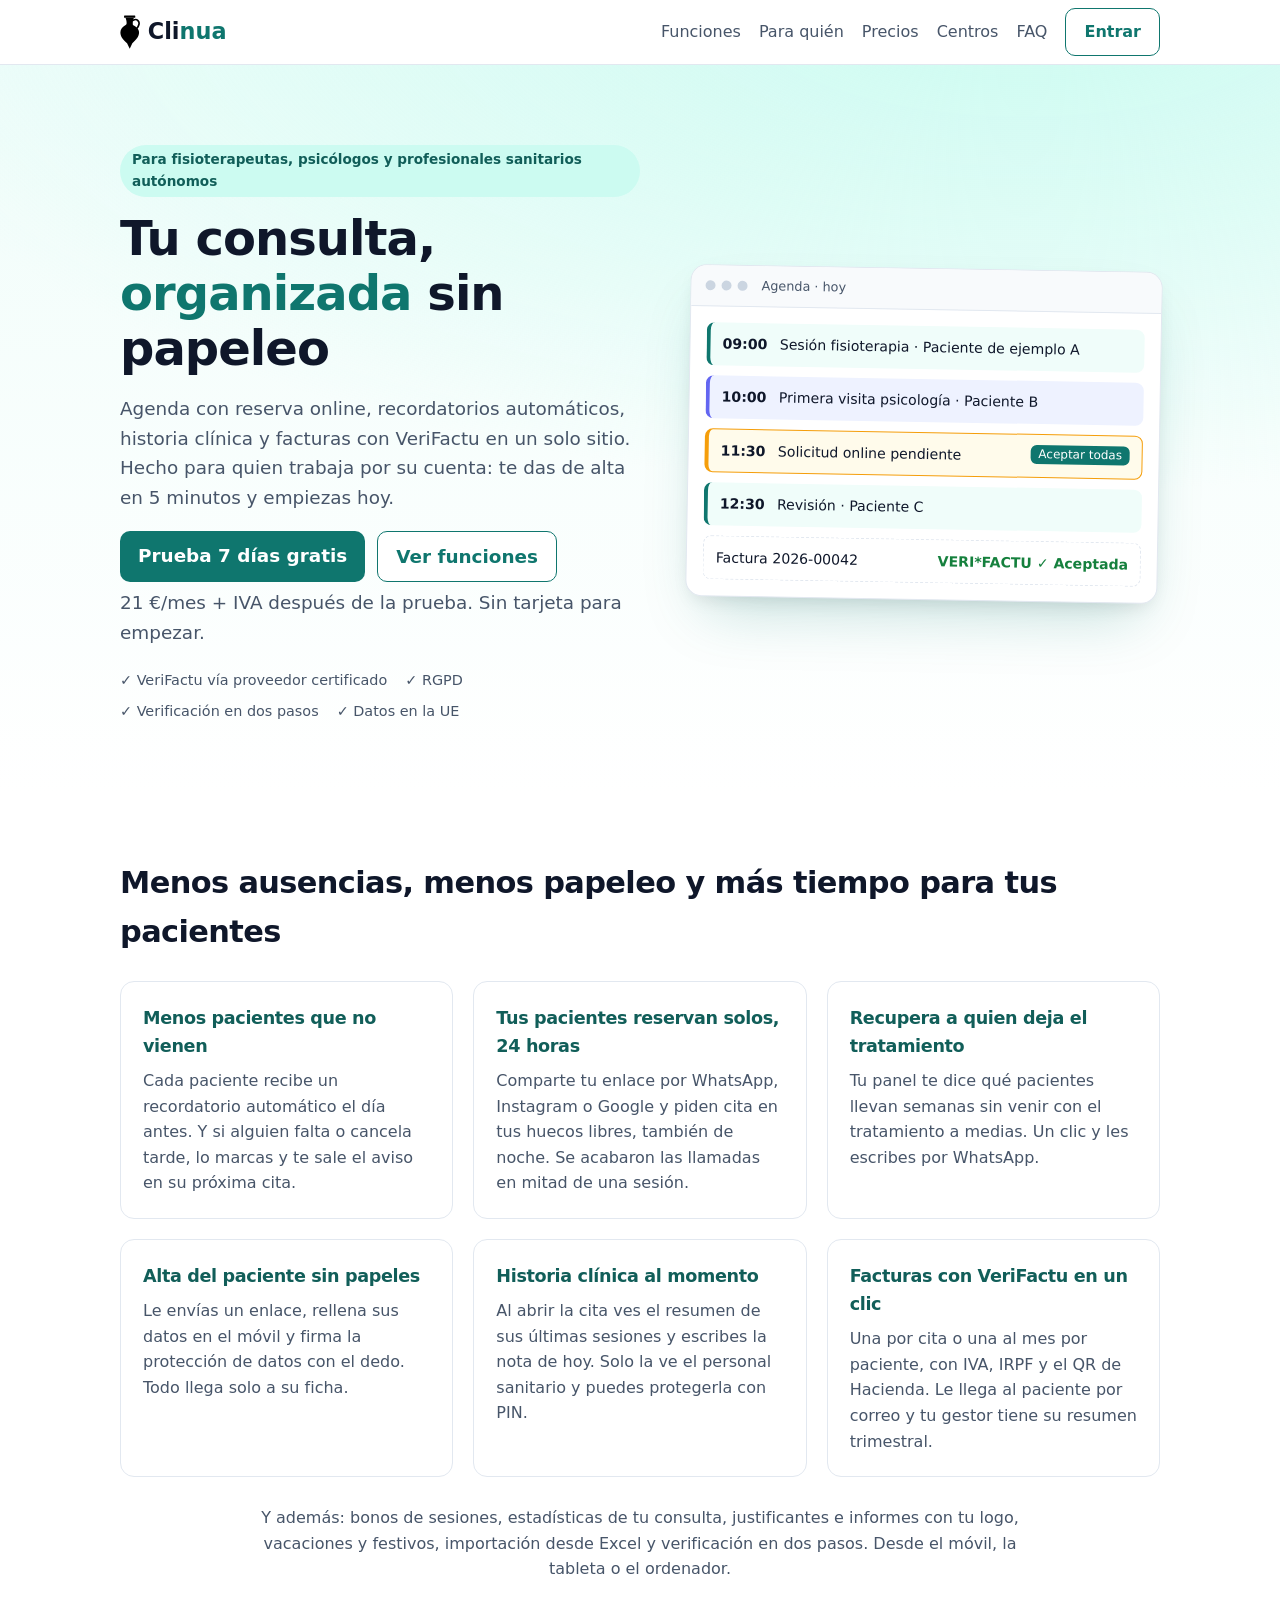
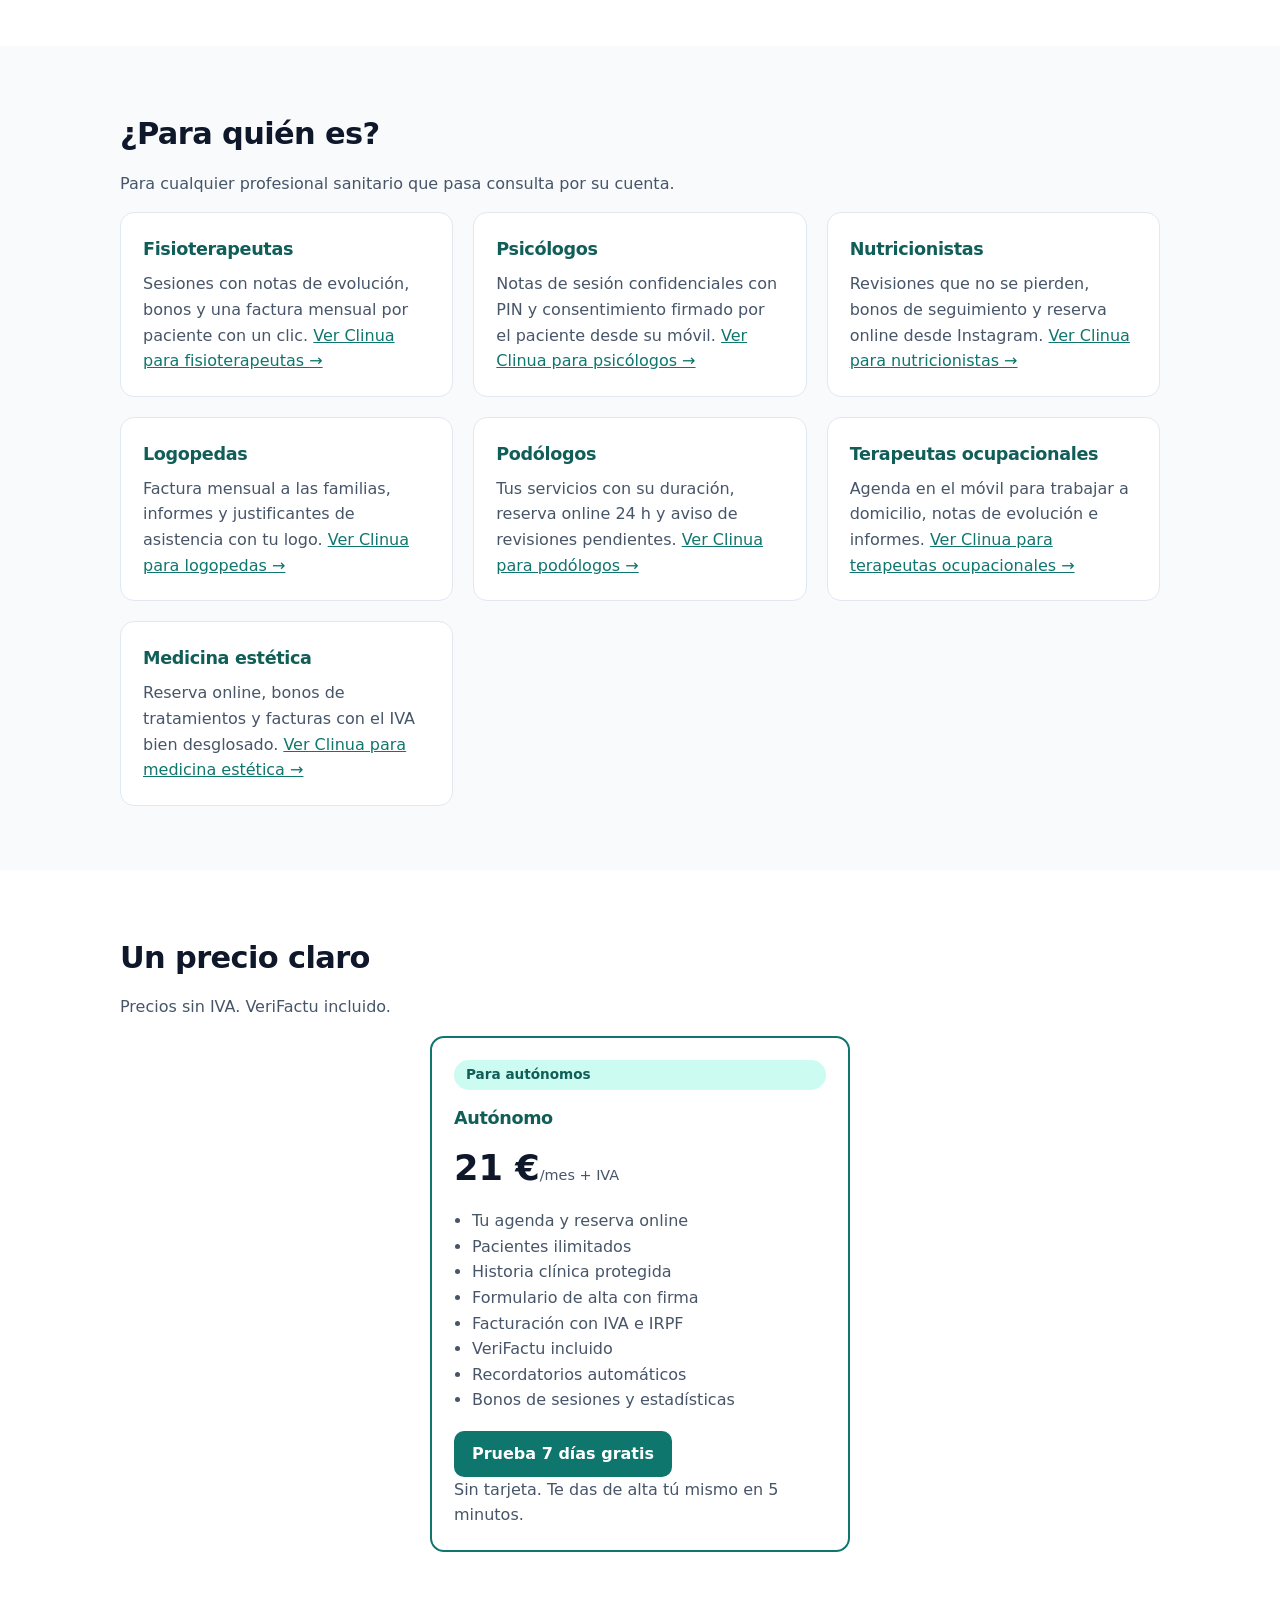
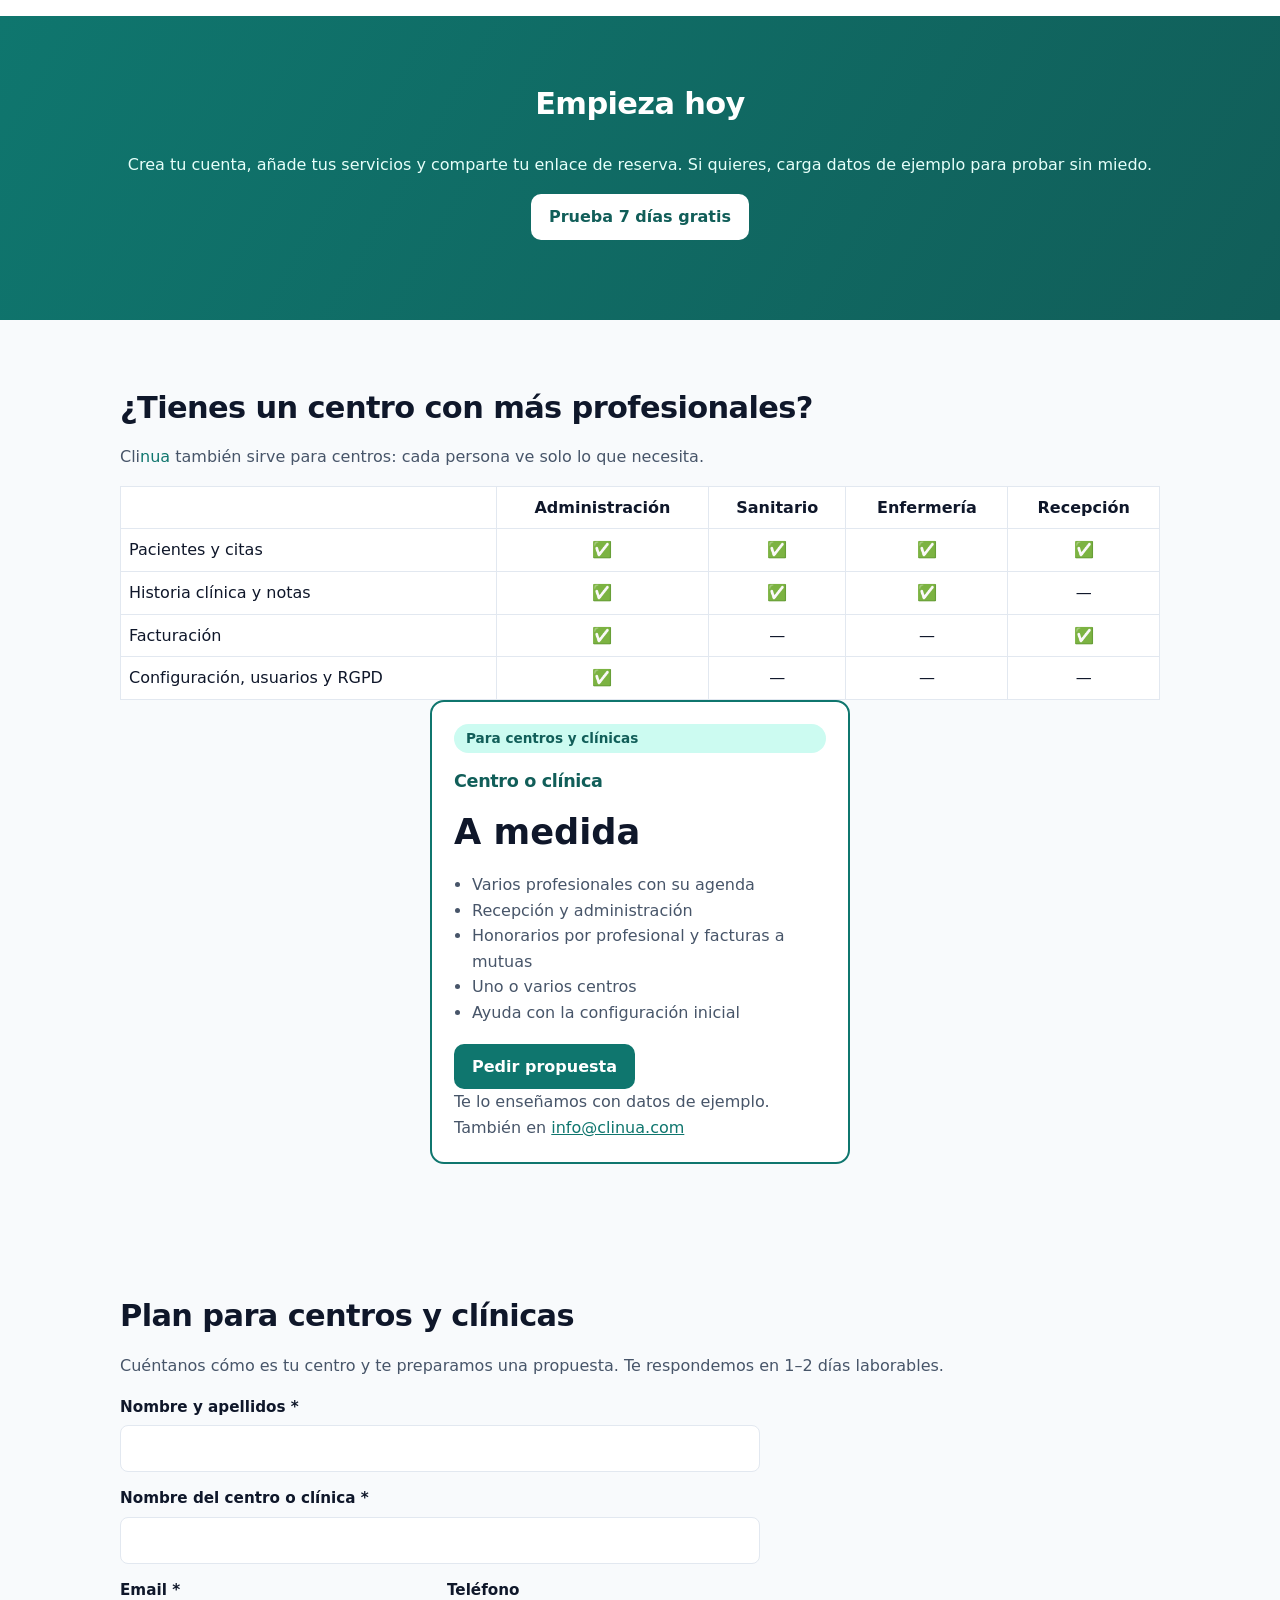
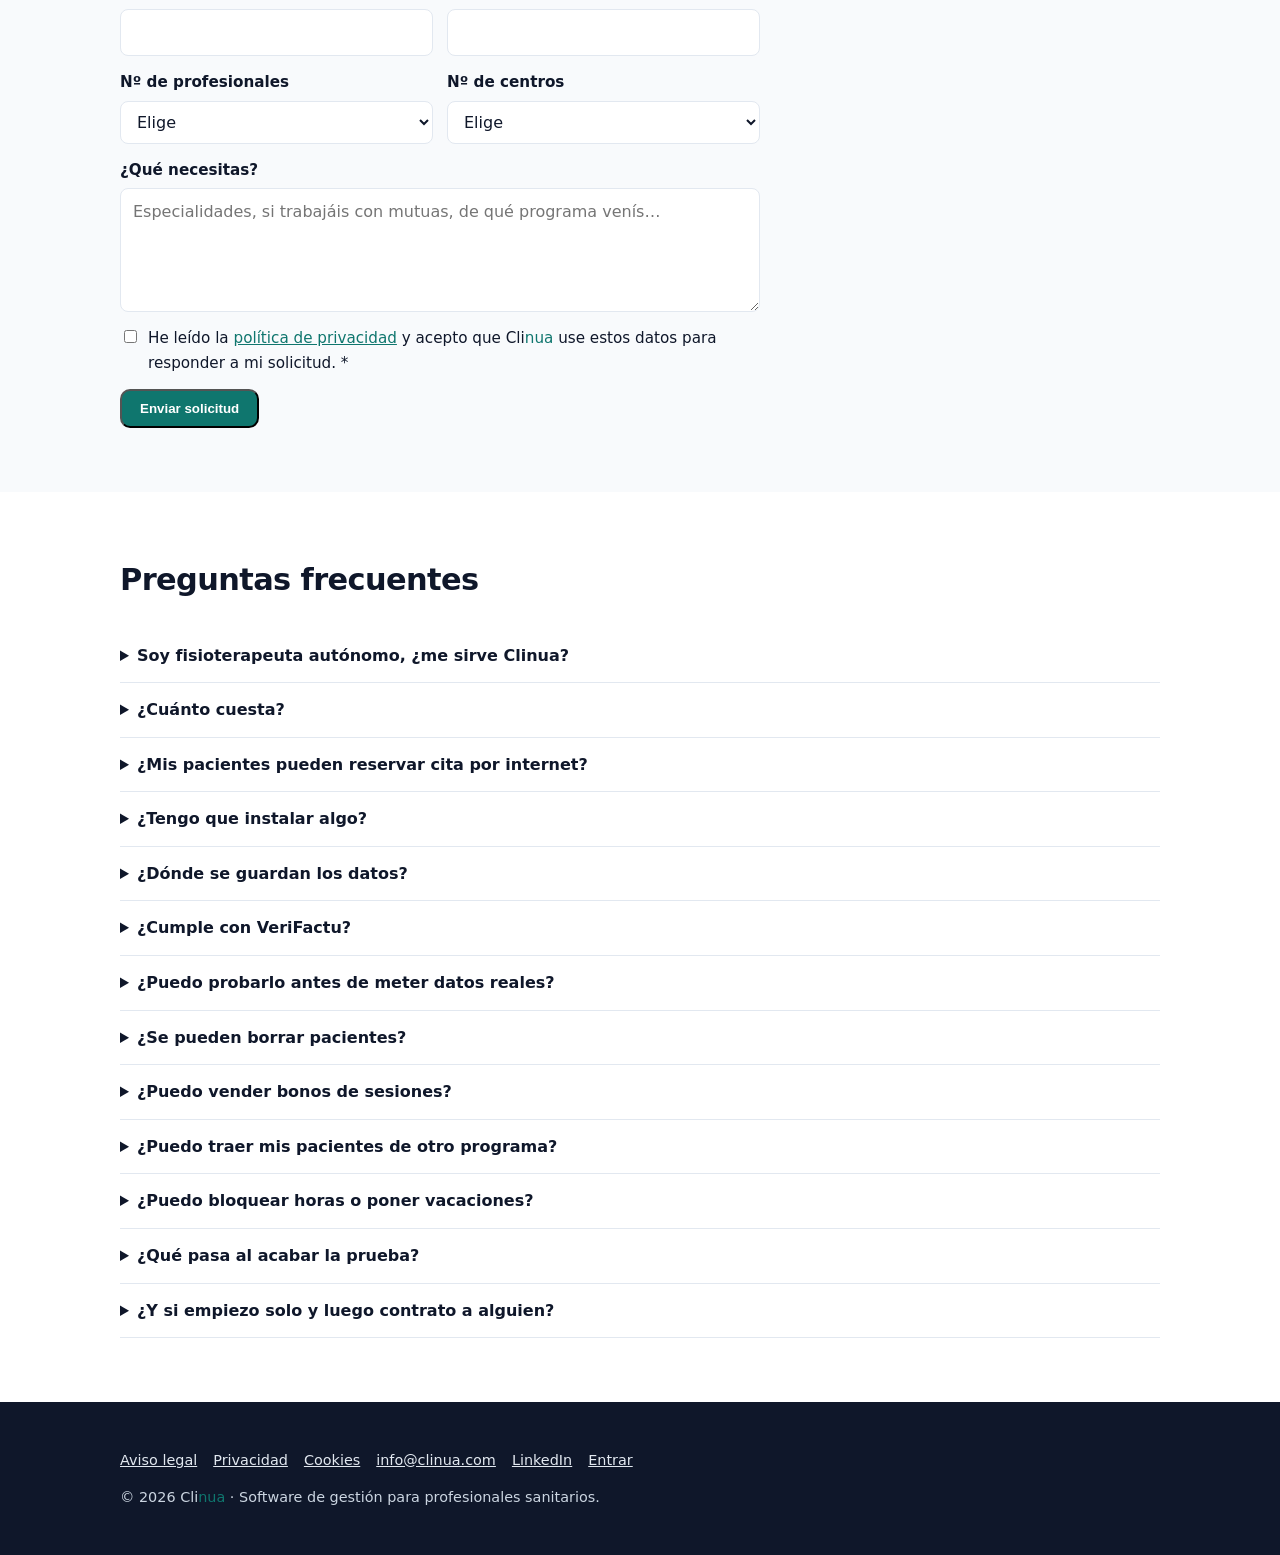
<file: index.html>
<!doctype html><html lang="es"><head><meta charset="utf-8"><meta name="viewport" content="width=device-width,initial-scale=1"><title>Software para sanitarios autónomos con VeriFactu | Clinua</title><meta name="description" content="Agenda con reserva online, recordatorios, historia clínica y facturas VeriFactu para fisios, psicólogos y sanitarios autónomos. 21 €/mes. Prueba gratis."><link rel="canonical" href="https://www.clinua.com/"><link rel="icon" href="favicon.svg" type="image/svg+xml"><link rel="alternate icon" href="favicon.ico"><link rel="stylesheet" href="styles.css?v=11">
<meta property="og:type" content="website"><meta property="og:locale" content="es_ES"><meta property="og:title" content="Clinua · Tu consulta, sin papeleo"><meta property="og:description" content="Agenda, historia clínica, facturación con VeriFactu y RGPD en un solo programa."><meta property="og:url" content="https://www.clinua.com/"><meta property="og:image" content="https://www.clinua.com/og.png"><meta property="og:site_name" content="Clinua"><meta property="og:image:width" content="1200"><meta property="og:image:height" content="630"><meta property="og:image:alt" content="Clinua · Tu consulta, organizada sin papeleo"><meta name="twitter:card" content="summary_large_image"><meta name="theme-color" content="#0f766e">
<script type="application/ld+json">{"@context":"https://schema.org","@graph":[{"@type":"Organization","@id":"https://www.clinua.com/#org","name":"Clinua","url":"https://www.clinua.com/","logo":"https://www.clinua.com/og.png","email":"info@clinua.com","areaServed":"ES","sameAs":["https://www.linkedin.com/company/clinua/"]},{"@type":"WebSite","@id":"https://www.clinua.com/#web","name":"Clinua","url":"https://www.clinua.com/","inLanguage":"es","publisher":{"@id":"https://www.clinua.com/#org"}},{"@type":"SoftwareApplication","name":"Clinua","url":"https://www.clinua.com/","applicationCategory":"BusinessApplication","applicationSubCategory":"Software de gestión de consultas sanitarias","operatingSystem":"Web","inLanguage":"es","description":"Agenda, reserva online, historia clínica y facturas con VeriFactu para fisioterapeutas, psicólogos y profesionales sanitarios autónomos.","publisher":{"@id":"https://www.clinua.com/#org"},"offers":{"@type":"Offer","price":"21","priceCurrency":"EUR","description":"Plan Autónomo, al mes + IVA. Prueba gratis 7 días."}}]}</script>
<script type="application/ld+json">{"@context":"https://schema.org","@type":"FAQPage","mainEntity":[{"@type":"Question","name":"Soy fisioterapeuta autónomo, ¿me sirve Clinua?","acceptedAnswer":{"@type":"Answer","text":"Sí. Está pensado para quien pasa consulta por su cuenta: agenda con reserva online 24 horas, recordatorios automáticos, historia clínica con notas de cada sesión, bonos de sesiones y facturas con VeriFactu, por 21 €/mes + IVA y sin permanencia. Lo pruebas 7 días gratis sin tarjeta."}},{"@type":"Question","name":"¿Cuánto cuesta?","acceptedAnswer":{"@type":"Answer","text":"El plan Autónomo cuesta 21 €/mes + IVA, con todo incluido: pacientes ilimitados, reserva online, historia clínica, facturación y VeriFactu. Para centros con varios profesionales preparamos un plan a medida."}},{"@type":"Question","name":"¿Mis pacientes pueden reservar cita por internet?","acceptedAnswer":{"@type":"Answer","text":"Sí. Tienes una página de reserva propia que puedes compartir por WhatsApp, Instagram o tu web. El paciente elige servicio, profesional y hueco libre, y recibe su correo de confirmación. Tú decides si se confirma sola o la revisas."}},{"@type":"Question","name":"¿Tengo que instalar algo?","acceptedAnswer":{"@type":"Answer","text":"No. Clinua funciona en el navegador, en ordenador, tableta o móvil."}},{"@type":"Question","name":"¿Dónde se guardan los datos?","acceptedAnswer":{"@type":"Answer","text":"En servidores de la Unión Europea, con copias de seguridad cifradas diarias."}},{"@type":"Question","name":"¿Cumple con VeriFactu?","acceptedAnswer":{"@type":"Answer","text":"Sí. Las facturas se registran y envían a la AEAT mediante un proveedor certificado, con el QR en la factura impresa."}},{"@type":"Question","name":"¿Puedo probarlo antes de meter datos reales?","acceptedAnswer":{"@type":"Answer","text":"Sí. Puedes cargar datos de ejemplo y borrarlos cuando termines."}},{"@type":"Question","name":"¿Se pueden borrar pacientes?","acceptedAnswer":{"@type":"Answer","text":"Se archivan, porque la historia clínica debe conservarse. Las solicitudes de supresión se registran en «Datos y derechos»."}},{"@type":"Question","name":"¿Puedo vender bonos de sesiones?","acceptedAnswer":{"@type":"Answer","text":"Sí. Creas tus bonos (por ejemplo, 5 sesiones), los vendes con su factura y cada cita completada descuenta una sesión. Tú y tu paciente veis siempre cuántas le quedan."}},{"@type":"Question","name":"¿Puedo traer mis pacientes de otro programa?","acceptedAnswer":{"@type":"Answer","text":"Sí: expórtalos a Excel o CSV e impórtalos en Pacientes → Importar. Clinua revisa los DNI y los duplicados."}},{"@type":"Question","name":"¿Puedo bloquear horas o poner vacaciones?","acceptedAnswer":{"@type":"Answer","text":"Sí. Bloqueas un tramo (por ejemplo, de 10 a 12), varios días de vacaciones o un festivo de todo el centro. Se ve en tu calendario y no se ofrece a los pacientes en la reserva online."}},{"@type":"Question","name":"¿Qué pasa al acabar la prueba?","acceptedAnswer":{"@type":"Answer","text":"Tus datos siguen guardados. Para seguir, activas el plan Autónomo (21 €/mes + IVA)."}},{"@type":"Question","name":"¿Y si empiezo solo y luego contrato a alguien?","acceptedAnswer":{"@type":"Answer","text":"Escríbenos y te preparamos el plan para centros a medida. Pasamos tu cuenta con todos tus datos para que puedas añadir a tu equipo."}}]}</script>
</head><body>
<header><div class="w"><a class="logo" href="index.html"><img src="logo.svg" alt="" width="22" height="38"><span class="lt">Cli<span>nua</span></span></a><nav><a href="index.html#funciones">Funciones</a><a href="index.html#para-quien">Para quién</a><a href="index.html#precios">Precios</a><a href="index.html#centros">Centros</a><a href="index.html#faq">FAQ</a><a class="btn o" href="https://app.clinua.com/login">Entrar</a></nav></div></header>
<main>
<section class="hero"><div class="w hg"><div><span class="pill">Para fisioterapeutas, psicólogos y profesionales sanitarios autónomos</span><h1>Tu consulta, <em>organizada</em> sin papeleo</h1><p>Agenda con reserva online, recordatorios automáticos, historia clínica y facturas con VeriFactu en un solo sitio. Hecho para quien trabaja por su cuenta: te das de alta en 5 minutos y empiezas hoy.</p><p class="ctas"><a class="btn" href="https://app.clinua.com/registro">Prueba 7 días gratis</a><a class="btn o" href="#funciones">Ver funciones</a></p><p class="sub">21 €/mes + IVA después de la prueba. Sin tarjeta para empezar.</p><ul class="badges"><li>✓ VeriFactu vía proveedor certificado</li><li>✓ RGPD</li><li>✓ Verificación en dos pasos</li><li>✓ Datos en la UE</li></ul></div>
<div class="mock" aria-hidden="true"><div class="mbar"><i></i><i></i><i></i><span>Agenda · hoy</span></div><div class="mbody">
<div class="ev a"><b>09:00</b> Sesión fisioterapia · Paciente de ejemplo A</div>
<div class="ev b"><b>10:00</b> Primera visita psicología · Paciente B</div>
<div class="ev c"><b>11:30</b> Solicitud online pendiente <span class="tag">Aceptar todas</span></div>
<div class="ev a"><b>12:30</b> Revisión · Paciente C</div>
<div class="inv"><span>Factura 2026-00042</span><span class="ok">VERI*FACTU ✓ Aceptada</span></div></div></div></div></section>

<section id="funciones"><div class="w"><h2>Menos ausencias, menos papeleo y más tiempo para tus pacientes</h2><div class="g">
<div class="c"><h3>Menos pacientes que no vienen</h3><p>Cada paciente recibe un recordatorio automático el día antes. Y si alguien falta o cancela tarde, lo marcas y te sale el aviso en su próxima cita.</p></div>
<div class="c"><h3>Tus pacientes reservan solos, 24 horas</h3><p>Comparte tu enlace por WhatsApp, Instagram o Google y piden cita en tus huecos libres, también de noche. Se acabaron las llamadas en mitad de una sesión.</p></div>
<div class="c"><h3>Recupera a quien deja el tratamiento</h3><p>Tu panel te dice qué pacientes llevan semanas sin venir con el tratamiento a medias. Un clic y les escribes por WhatsApp.</p></div>
<div class="c"><h3>Alta del paciente sin papeles</h3><p>Le envías un enlace, rellena sus datos en el móvil y firma la protección de datos con el dedo. Todo llega solo a su ficha.</p></div>
<div class="c"><h3>Historia clínica al momento</h3><p>Al abrir la cita ves el resumen de sus últimas sesiones y escribes la nota de hoy. Solo la ve el personal sanitario y puedes protegerla con PIN.</p></div>
<div class="c"><h3>Facturas con VeriFactu en un clic</h3><p>Una por cita o una al mes por paciente, con IVA, IRPF y el QR de Hacienda. Le llega al paciente por correo y tu gestor tiene su resumen trimestral.</p></div>
</div><p class="more">Y además: bonos de sesiones, estadísticas de tu consulta, justificantes e informes con tu logo, vacaciones y festivos, importación desde Excel y verificación en dos pasos. Desde el móvil, la tableta o el ordenador.</p></div></section>

<section id="para-quien" class="alt"><div class="w"><h2>¿Para quién es?</h2><p class="sub">Para cualquier profesional sanitario que pasa consulta por su cuenta.</p><div class="g">
<div class="c"><h3>Fisioterapeutas</h3><p>Sesiones con notas de evolución, bonos y una factura mensual por paciente con un clic. <a href="software-fisioterapeutas">Ver Clinua para fisioterapeutas →</a></p></div>
<div class="c"><h3>Psicólogos</h3><p>Notas de sesión confidenciales con PIN y consentimiento firmado por el paciente desde su móvil. <a href="software-psicologos">Ver Clinua para psicólogos →</a></p></div>
<div class="c"><h3>Nutricionistas</h3><p>Revisiones que no se pierden, bonos de seguimiento y reserva online desde Instagram. <a href="software-nutricionistas">Ver Clinua para nutricionistas →</a></p></div>
<div class="c"><h3>Logopedas</h3><p>Factura mensual a las familias, informes y justificantes de asistencia con tu logo. <a href="software-logopedas">Ver Clinua para logopedas →</a></p></div>
<div class="c"><h3>Podólogos</h3><p>Tus servicios con su duración, reserva online 24 h y aviso de revisiones pendientes. <a href="software-podologos">Ver Clinua para podólogos →</a></p></div>
<div class="c"><h3>Terapeutas ocupacionales</h3><p>Agenda en el móvil para trabajar a domicilio, notas de evolución e informes. <a href="software-terapeutas-ocupacionales">Ver Clinua para terapeutas ocupacionales →</a></p></div>
<div class="c"><h3>Medicina estética</h3><p>Reserva online, bonos de tratamientos y facturas con el IVA bien desglosado. <a href="software-medicina-estetica">Ver Clinua para medicina estética →</a></p></div>
</div></div></section>

<section id="precios"><div class="w"><h2>Un precio claro</h2><p class="sub">Precios sin IVA. VeriFactu incluido.</p><div class="g pr solo">
<div class="c hl"><span class="pill">Para autónomos</span><h3>Autónomo</h3><p class="price">21 €<small>/mes + IVA</small></p><ul><li>Tu agenda y reserva online</li><li>Pacientes ilimitados</li><li>Historia clínica protegida</li><li>Formulario de alta con firma</li><li>Facturación con IVA e IRPF</li><li>VeriFactu incluido</li><li>Recordatorios automáticos</li><li>Bonos de sesiones y estadísticas</li></ul><p><a class="btn" href="https://app.clinua.com/registro">Prueba 7 días gratis</a></p><p class="sub">Sin tarjeta. Te das de alta tú mismo en 5 minutos.</p></div>
</div></div></section>

<section class="band cta"><div class="w"><h2>Empieza hoy</h2><p>Crea tu cuenta, añade tus servicios y comparte tu enlace de reserva. Si quieres, carga datos de ejemplo para probar sin miedo.</p><p><a class="btn w2" href="https://app.clinua.com/registro">Prueba 7 días gratis</a></p></div></section>

<section id="centros" class="alt"><div class="w"><h2>¿Tienes un centro con más profesionales?</h2><p class="sub"><span class="bn">Cli<span>nua</span></span> también sirve para centros: cada persona ve solo lo que necesita.</p>
<table><tr><th></th><th>Administración</th><th>Sanitario</th><th>Enfermería</th><th>Recepción</th></tr>
<tr><td>Pacientes y citas</td><td>✅</td><td>✅</td><td>✅</td><td>✅</td></tr>
<tr><td>Historia clínica y notas</td><td>✅</td><td>✅</td><td>✅</td><td>—</td></tr>
<tr><td>Facturación</td><td>✅</td><td>—</td><td>—</td><td>✅</td></tr>
<tr><td>Configuración, usuarios y RGPD</td><td>✅</td><td>—</td><td>—</td><td>—</td></tr></table>
<div class="g pr solo">
<div class="c hl"><span class="pill">Para centros y clínicas</span><h3>Centro o clínica</h3><p class="price">A medida</p><ul><li>Varios profesionales con su agenda</li><li>Recepción y administración</li><li>Honorarios por profesional y facturas a mutuas</li><li>Uno o varios centros</li><li>Ayuda con la configuración inicial</li></ul><p><a class="btn" href="#clinica">Pedir propuesta</a></p><p class="sub">Te lo enseñamos con datos de ejemplo. También en <a href="mailto:info@clinua.com?subject=Plan%20para%20centro">info@clinua.com</a></p></div>
</div>
</div></section>

<section id="clinica" class="alt"><div class="w"><h2>Plan para centros y clínicas</h2><p class="sub">Cuéntanos cómo es tu centro y te preparamos una propuesta. Te respondemos en 1–2 días laborables.</p>
<form id="f-clinica" class="form" novalidate>
<div class="fr"><label for="fc-name">Nombre y apellidos *</label><input id="fc-name" name="name" autocomplete="name" required minlength="2" maxlength="120"></div>
<div class="fr"><label for="fc-centre">Nombre del centro o clínica *</label><input id="fc-centre" name="centre" autocomplete="organization" required minlength="2" maxlength="160"></div>
<div class="f2"><div class="fr"><label for="fc-email">Email *</label><input id="fc-email" name="email" type="email" autocomplete="email" required maxlength="200"></div>
<div class="fr"><label for="fc-phone">Teléfono</label><input id="fc-phone" name="phone" type="tel" autocomplete="tel" maxlength="40"></div></div>
<div class="f2"><div class="fr"><label for="fc-pros">Nº de profesionales</label><select id="fc-pros" name="professionals"><option value="">Elige</option><option>2–3</option><option>4–8</option><option>9–15</option><option>16–30</option><option>Más de 30</option></select></div>
<div class="fr"><label for="fc-sites">Nº de centros</label><select id="fc-sites" name="sites"><option value="">Elige</option><option>1</option><option>2–3</option><option>4 o más</option></select></div></div>
<div class="fr"><label for="fc-msg">¿Qué necesitas?</label><textarea id="fc-msg" name="message" rows="4" maxlength="3000" placeholder="Especialidades, si trabajáis con mutuas, de qué programa venís…"></textarea></div>
<div class="hp" aria-hidden="true"><label for="fc-web">No rellenar</label><input id="fc-web" name="website" tabindex="-1" autocomplete="off"></div>
<label class="chk"><input type="checkbox" name="privacy" required><span>He leído la <a href="privacidad.html">política de privacidad</a> y acepto que <span class="bn">Cli<span>nua</span></span> use estos datos para responder a mi solicitud. *</span></label>
<p class="fmsg" role="status" aria-live="polite"></p>
<button class="btn" type="submit">Enviar solicitud</button>
</form></div></section>
<section id="faq"><div class="w"><h2>Preguntas frecuentes</h2>
<details><summary>Soy fisioterapeuta autónomo, ¿me sirve Clinua?</summary><p>Sí. Está pensado para quien pasa consulta por su cuenta: agenda con reserva online 24 horas, recordatorios automáticos, historia clínica con notas de cada sesión, bonos de sesiones y facturas con VeriFactu, por 21 €/mes + IVA y sin permanencia. Lo pruebas 7 días gratis sin tarjeta.</p></details>
<details><summary>¿Cuánto cuesta?</summary><p>El plan Autónomo cuesta 21 €/mes + IVA, con todo incluido: pacientes ilimitados, reserva online, historia clínica, facturación y VeriFactu. Para centros con varios profesionales preparamos un plan a medida.</p></details>
<details><summary>¿Mis pacientes pueden reservar cita por internet?</summary><p>Sí. Tienes una página de reserva propia que puedes compartir por WhatsApp, Instagram o tu web. El paciente elige servicio, profesional y hueco libre, y recibe su correo de confirmación. Tú decides si se confirma sola o la revisas.</p></details>
<details><summary>¿Tengo que instalar algo?</summary><p>No. <span class="bn">Cli<span>nua</span></span> funciona en el navegador, en ordenador, tableta o móvil.</p></details>
<details><summary>¿Dónde se guardan los datos?</summary><p>En servidores de la Unión Europea, con copias de seguridad cifradas diarias.</p></details>
<details><summary>¿Cumple con VeriFactu?</summary><p>Sí. Las facturas se registran y envían a la AEAT mediante un proveedor certificado, con el QR en la factura impresa.</p></details>
<details><summary>¿Puedo probarlo antes de meter datos reales?</summary><p>Sí. Puedes cargar datos de ejemplo y borrarlos cuando termines.</p></details>
<details><summary>¿Se pueden borrar pacientes?</summary><p>Se archivan, porque la historia clínica debe conservarse. Las solicitudes de supresión se registran en «Datos y derechos».</p></details>
<details><summary>¿Puedo vender bonos de sesiones?</summary><p>Sí. Creas tus bonos (por ejemplo, 5 sesiones), los vendes con su factura y cada cita completada descuenta una sesión. Tú y tu paciente veis siempre cuántas le quedan.</p></details>
<details><summary>¿Puedo traer mis pacientes de otro programa?</summary><p>Sí: expórtalos a Excel o CSV e impórtalos en Pacientes → Importar. Clinua revisa los DNI y los duplicados.</p></details>
<details><summary>¿Puedo bloquear horas o poner vacaciones?</summary><p>Sí. Bloqueas un tramo (por ejemplo, de 10 a 12), varios días de vacaciones o un festivo de todo el centro. Se ve en tu calendario y no se ofrece a los pacientes en la reserva online.</p></details>
<details><summary>¿Qué pasa al acabar la prueba?</summary><p>Tus datos siguen guardados. Para seguir, activas el plan Autónomo (21 €/mes + IVA).</p></details><details><summary>¿Y si empiezo solo y luego contrato a alguien?</summary><p>Escríbenos y te preparamos el plan para centros a medida. Pasamos tu cuenta con todos tus datos para que puedas añadir a tu equipo.</p></details>
</div></section>
</main>
<footer><div class="w"><p><a href="aviso-legal.html">Aviso legal</a><a href="privacidad.html">Privacidad</a><a href="cookies.html">Cookies</a><a href="mailto:info@clinua.com">info@clinua.com</a><a href="https://www.linkedin.com/company/clinua/" rel="noopener me" target="_blank">LinkedIn</a><a href="https://app.clinua.com/login">Entrar</a></p><p>© 2026 <span class="bn">Cli<span>nua</span></span> · Software de gestión para profesionales sanitarios.</p></div></footer><script src="contacto.js?v=1" defer></script></body></html>
</file>
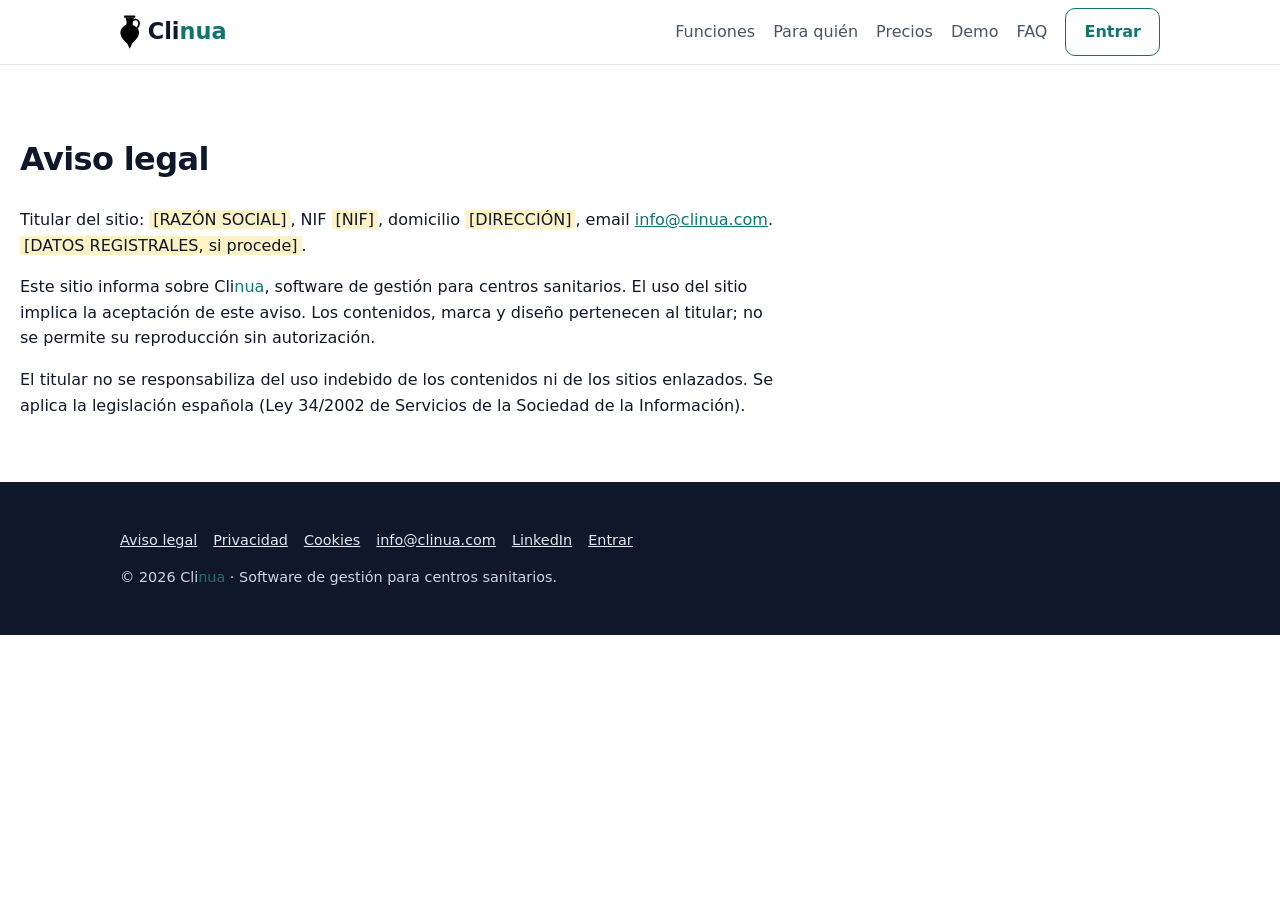
<file: aviso-legal.html>
<!doctype html><html lang="es"><head><meta charset="utf-8"><meta name="viewport" content="width=device-width,initial-scale=1"><title>Aviso legal · Clinua</title><meta name="description" content="Aviso legal de Clinua."><link rel="canonical" href="https://www.clinua.com/aviso-legal"><link rel="icon" href="favicon.svg" type="image/svg+xml"><link rel="alternate icon" href="favicon.ico"><link rel="stylesheet" href="styles.css?v=10">
<meta name="robots" content="noindex"></head><body><header><div class="w"><a class="logo" href="index.html"><img src="logo.svg" alt="" width="22" height="38"><span class="lt">Cli<span>nua</span></span></a><nav><a href="index.html#funciones">Funciones</a><a href="index.html#para-quien">Para quién</a><a href="index.html#precios">Precios</a><a href="index.html#demo">Demo</a><a href="index.html#faq">FAQ</a><a class="btn o" href="https://app.clinua.com/login">Entrar</a></nav></div></header><main class="legal">
<h1>Aviso legal</h1><p>Titular del sitio: <span class="ph">[RAZÓN SOCIAL]</span>, NIF <span class="ph">[NIF]</span>, domicilio <span class="ph">[DIRECCIÓN]</span>, email <a href="mailto:info@clinua.com">info@clinua.com</a>. <span class="ph">[DATOS REGISTRALES, si procede]</span>.</p>
<p>Este sitio informa sobre <span class="bn">Cli<span>nua</span></span>, software de gestión para centros sanitarios. El uso del sitio implica la aceptación de este aviso. Los contenidos, marca y diseño pertenecen al titular; no se permite su reproducción sin autorización.</p>
<p>El titular no se responsabiliza del uso indebido de los contenidos ni de los sitios enlazados. Se aplica la legislación española (Ley 34/2002 de Servicios de la Sociedad de la Información).</p>
</main><footer><div class="w"><p><a href="aviso-legal.html">Aviso legal</a><a href="privacidad.html">Privacidad</a><a href="cookies.html">Cookies</a><a href="mailto:info@clinua.com">info@clinua.com</a><a href="https://www.linkedin.com/company/clinua/" rel="noopener me" target="_blank">LinkedIn</a><a href="https://app.clinua.com/login">Entrar</a></p><p>© 2026 <span class="bn">Cli<span>nua</span></span> · Software de gestión para centros sanitarios.</p></div></footer></body></html>
</file>
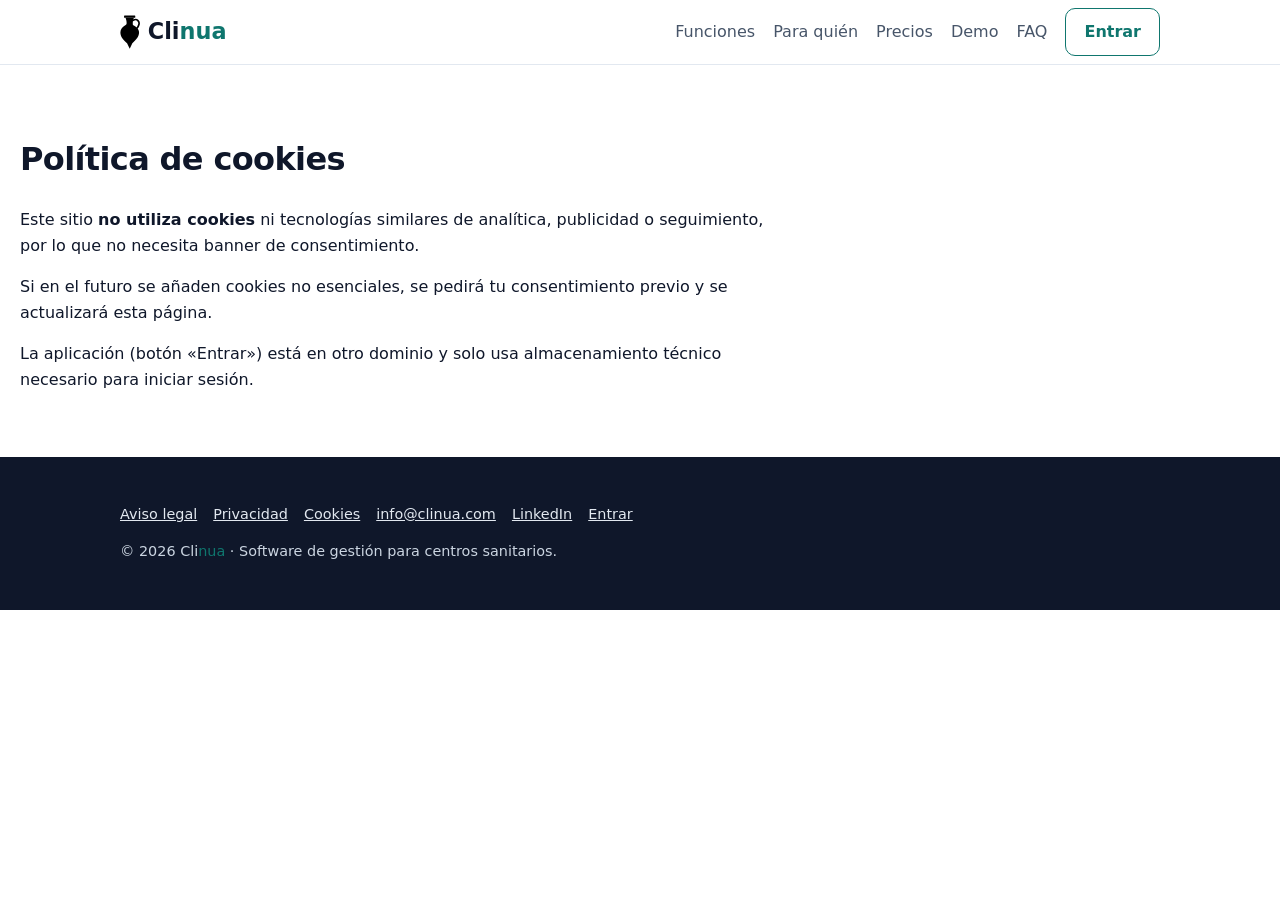
<file: cookies.html>
<!doctype html><html lang="es"><head><meta charset="utf-8"><meta name="viewport" content="width=device-width,initial-scale=1"><title>Política de cookies · Clinua</title><meta name="description" content="Política de cookies de Clinua."><link rel="canonical" href="https://www.clinua.com/cookies"><link rel="icon" href="favicon.svg" type="image/svg+xml"><link rel="alternate icon" href="favicon.ico"><link rel="stylesheet" href="styles.css?v=10">
<meta name="robots" content="noindex"></head><body><header><div class="w"><a class="logo" href="index.html"><img src="logo.svg" alt="" width="22" height="38"><span class="lt">Cli<span>nua</span></span></a><nav><a href="index.html#funciones">Funciones</a><a href="index.html#para-quien">Para quién</a><a href="index.html#precios">Precios</a><a href="index.html#demo">Demo</a><a href="index.html#faq">FAQ</a><a class="btn o" href="https://app.clinua.com/login">Entrar</a></nav></div></header><main class="legal">
<h1>Política de cookies</h1><p>Este sitio <b>no utiliza cookies</b> ni tecnologías similares de analítica, publicidad o seguimiento, por lo que no necesita banner de consentimiento.</p><p>Si en el futuro se añaden cookies no esenciales, se pedirá tu consentimiento previo y se actualizará esta página.</p><p>La aplicación (botón «Entrar») está en otro dominio y solo usa almacenamiento técnico necesario para iniciar sesión.</p>
</main><footer><div class="w"><p><a href="aviso-legal.html">Aviso legal</a><a href="privacidad.html">Privacidad</a><a href="cookies.html">Cookies</a><a href="mailto:info@clinua.com">info@clinua.com</a><a href="https://www.linkedin.com/company/clinua/" rel="noopener me" target="_blank">LinkedIn</a><a href="https://app.clinua.com/login">Entrar</a></p><p>© 2026 <span class="bn">Cli<span>nua</span></span> · Software de gestión para centros sanitarios.</p></div></footer></body></html>
</file>
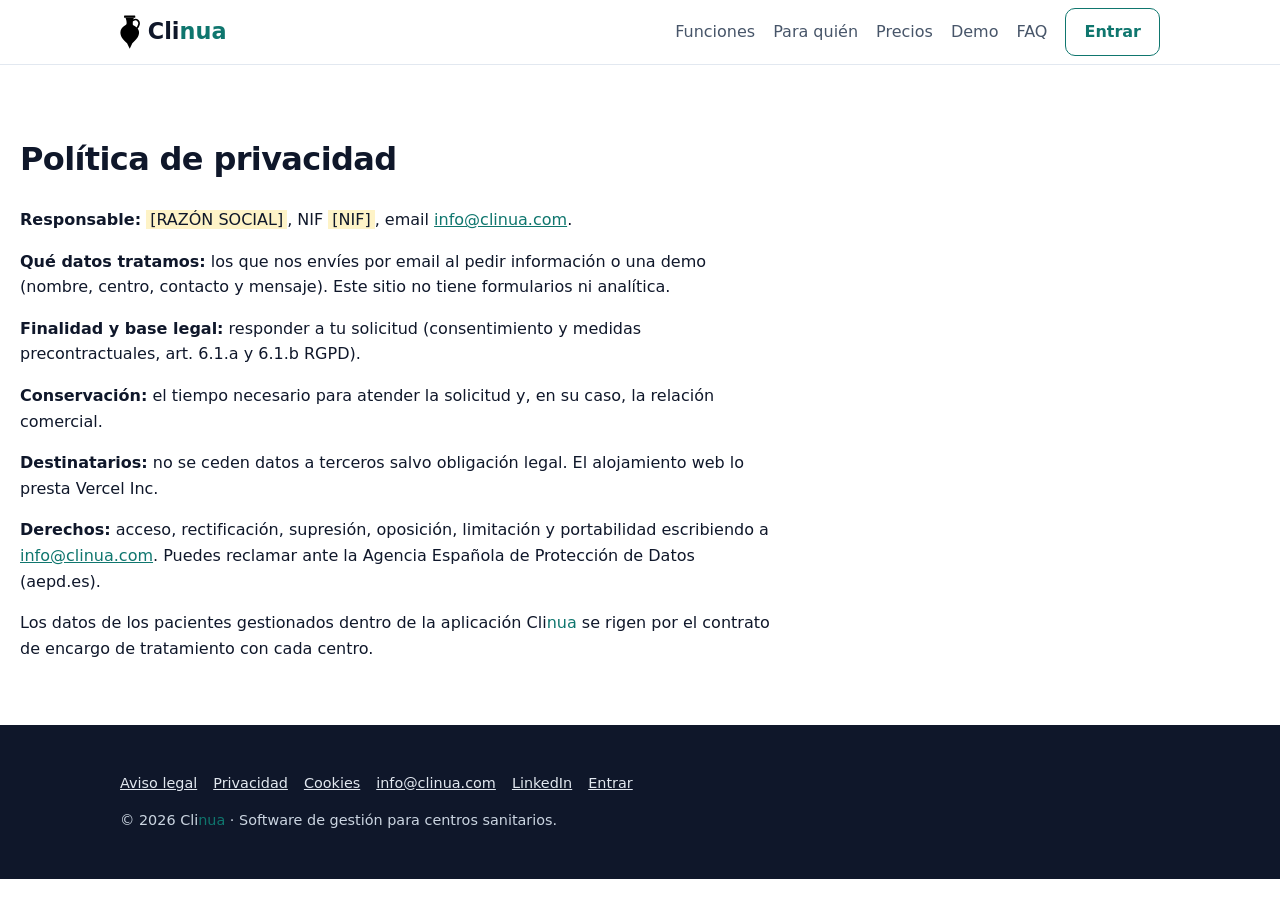
<file: privacidad.html>
<!doctype html><html lang="es"><head><meta charset="utf-8"><meta name="viewport" content="width=device-width,initial-scale=1"><title>Política de privacidad · Clinua</title><meta name="description" content="Política de privacidad de Clinua."><link rel="canonical" href="https://www.clinua.com/privacidad"><link rel="icon" href="favicon.svg" type="image/svg+xml"><link rel="alternate icon" href="favicon.ico"><link rel="stylesheet" href="styles.css?v=10">
<meta name="robots" content="noindex"></head><body><header><div class="w"><a class="logo" href="index.html"><img src="logo.svg" alt="" width="22" height="38"><span class="lt">Cli<span>nua</span></span></a><nav><a href="index.html#funciones">Funciones</a><a href="index.html#para-quien">Para quién</a><a href="index.html#precios">Precios</a><a href="index.html#demo">Demo</a><a href="index.html#faq">FAQ</a><a class="btn o" href="https://app.clinua.com/login">Entrar</a></nav></div></header><main class="legal">
<h1>Política de privacidad</h1><p><b>Responsable:</b> <span class="ph">[RAZÓN SOCIAL]</span>, NIF <span class="ph">[NIF]</span>, email <a href="mailto:info@clinua.com">info@clinua.com</a>.</p>
<p><b>Qué datos tratamos:</b> los que nos envíes por email al pedir información o una demo (nombre, centro, contacto y mensaje). Este sitio no tiene formularios ni analítica.</p>
<p><b>Finalidad y base legal:</b> responder a tu solicitud (consentimiento y medidas precontractuales, art. 6.1.a y 6.1.b RGPD).</p>
<p><b>Conservación:</b> el tiempo necesario para atender la solicitud y, en su caso, la relación comercial.</p>
<p><b>Destinatarios:</b> no se ceden datos a terceros salvo obligación legal. El alojamiento web lo presta Vercel Inc.</p>
<p><b>Derechos:</b> acceso, rectificación, supresión, oposición, limitación y portabilidad escribiendo a <a href="mailto:info@clinua.com">info@clinua.com</a>. Puedes reclamar ante la Agencia Española de Protección de Datos (aepd.es).</p>
<p>Los datos de los pacientes gestionados dentro de la aplicación <span class="bn">Cli<span>nua</span></span> se rigen por el contrato de encargo de tratamiento con cada centro.</p>
</main><footer><div class="w"><p><a href="aviso-legal.html">Aviso legal</a><a href="privacidad.html">Privacidad</a><a href="cookies.html">Cookies</a><a href="mailto:info@clinua.com">info@clinua.com</a><a href="https://www.linkedin.com/company/clinua/" rel="noopener me" target="_blank">LinkedIn</a><a href="https://app.clinua.com/login">Entrar</a></p><p>© 2026 <span class="bn">Cli<span>nua</span></span> · Software de gestión para centros sanitarios.</p></div></footer></body></html>
</file>
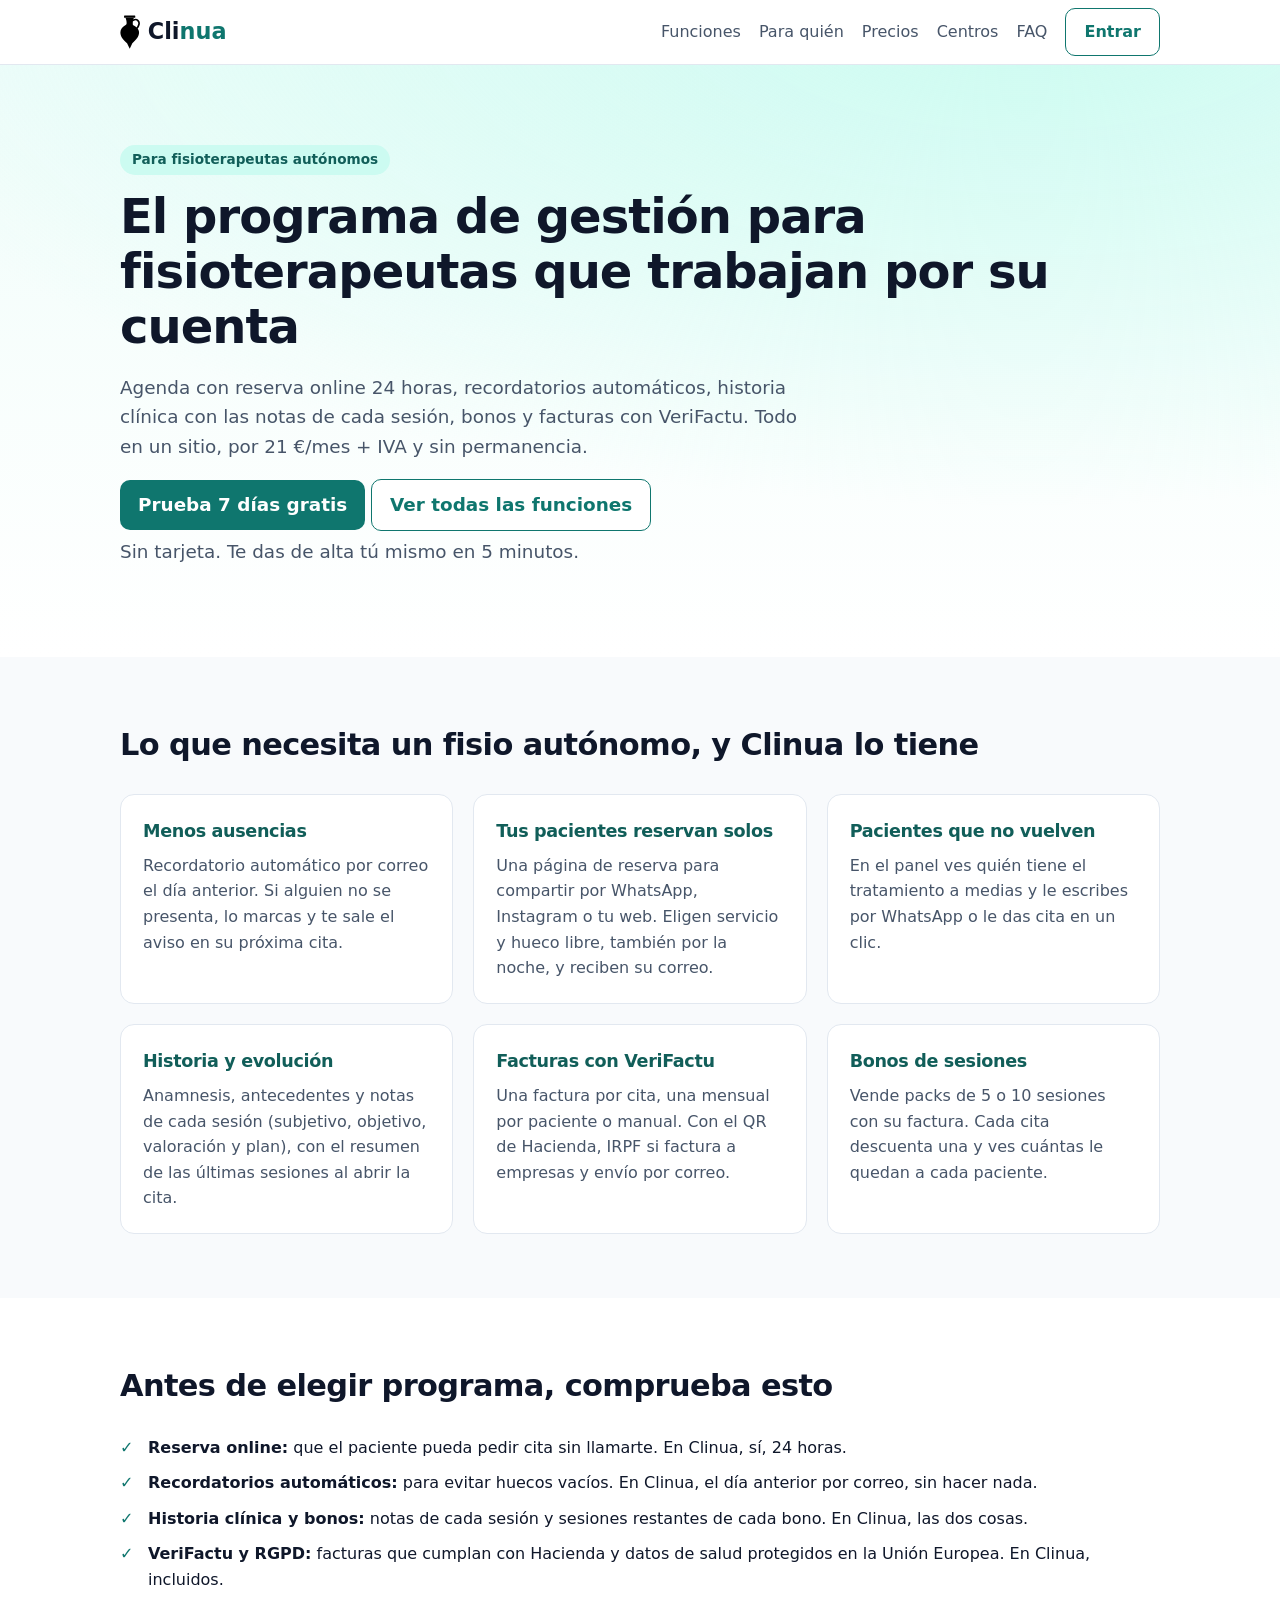
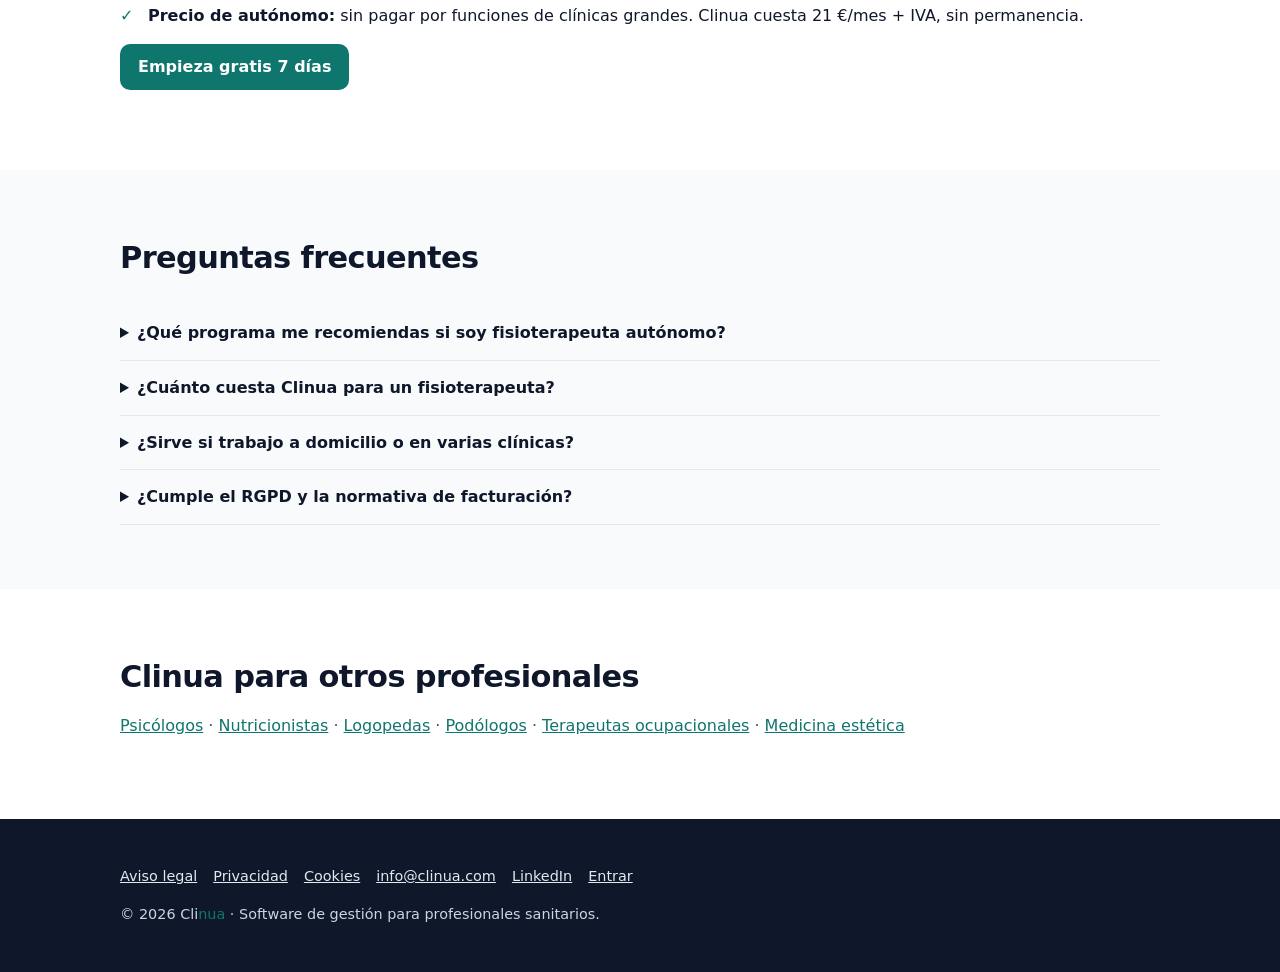
<file: software-fisioterapeutas.html>
<!doctype html><html lang="es"><head><meta charset="utf-8"><meta name="viewport" content="width=device-width,initial-scale=1"><title>Software para fisioterapeutas autónomos | Clinua</title><meta name="description" content="Programa para fisios autónomos: reserva online 24 h, recordatorios, historia clínica, bonos y facturas VeriFactu. 21 €/mes, 7 días gratis."><link rel="canonical" href="https://www.clinua.com/software-fisioterapeutas"><link rel="icon" href="favicon.svg" type="image/svg+xml"><link rel="alternate icon" href="favicon.ico"><link rel="stylesheet" href="styles.css?v=11">
<meta property="og:type" content="website"><meta property="og:locale" content="es_ES"><meta property="og:title" content="Clinua · Software para fisioterapeutas autónomos"><meta property="og:description" content="Agenda, historia clínica, facturación con VeriFactu y RGPD en un solo programa."><meta property="og:url" content="https://www.clinua.com/software-fisioterapeutas"><meta property="og:image" content="https://www.clinua.com/og.png"><meta property="og:site_name" content="Clinua"><meta property="og:image:width" content="1200"><meta property="og:image:height" content="630"><meta property="og:image:alt" content="Clinua · Tu consulta, organizada sin papeleo"><meta name="twitter:card" content="summary_large_image"><meta name="theme-color" content="#0f766e">
<script type="application/ld+json">{"@context":"https://schema.org","@type":"FAQPage","mainEntity":[{"@type":"Question","name":"¿Qué programa me recomiendas si soy fisioterapeuta autónomo?","acceptedAnswer":{"@type":"Answer","text":"Busca uno que reúna en un solo sitio la agenda con reserva online, los recordatorios automáticos, la historia clínica con notas de cada sesión, los bonos y la facturación con VeriFactu, que sea sencillo y que no te cobre por funciones de clínicas grandes. Clinua está hecho exactamente para eso: 21 €/mes + IVA, sin permanencia y con 7 días de prueba gratis sin tarjeta."}},{"@type":"Question","name":"¿Cuánto cuesta Clinua para un fisioterapeuta?","acceptedAnswer":{"@type":"Answer","text":"21 €/mes + IVA en el plan Autónomo, con pacientes ilimitados y todas las funciones incluidas, VeriFactu también."}},{"@type":"Question","name":"¿Sirve si trabajo a domicilio o en varias clínicas?","acceptedAnswer":{"@type":"Answer","text":"Sí. Funciona en el navegador del móvil, la tableta o el ordenador, así que llevas la agenda y la historia contigo. Puedes poner tus horarios por días y bloquear las horas en las que estás en otro sitio."}},{"@type":"Question","name":"¿Cumple el RGPD y la normativa de facturación?","acceptedAnswer":{"@type":"Answer","text":"Los datos se guardan en servidores de la Unión Europea con copias cifradas diarias, hay registro de accesos y verificación en dos pasos. Las facturas se registran y envían a la AEAT con VeriFactu mediante un proveedor certificado."}}]}</script>
<script type="application/ld+json">{"@context":"https://schema.org","@type":"SoftwareApplication","name":"Clinua","url":"https://www.clinua.com/software-fisioterapeutas","applicationCategory":"BusinessApplication","applicationSubCategory":"Software de gestión para fisioterapeutas","operatingSystem":"Web","inLanguage":"es","audience":{"@type":"Audience","audienceType":"Fisioterapeutas autónomos"},"offers":{"@type":"Offer","price":"21","priceCurrency":"EUR","description":"Plan Autónomo, al mes + IVA. Prueba gratis 7 días."}}</script>
</head><body>
<header><div class="w"><a class="logo" href="index.html"><img src="logo.svg" alt="" width="22" height="38"><span class="lt">Cli<span>nua</span></span></a><nav><a href="index.html#funciones">Funciones</a><a href="index.html#para-quien">Para quién</a><a href="index.html#precios">Precios</a><a href="index.html#centros">Centros</a><a href="index.html#faq">FAQ</a><a class="btn o" href="https://app.clinua.com/login">Entrar</a></nav></div></header>
<main>
<section class="hero"><div class="w">
<span class="pill">Para fisioterapeutas autónomos</span>
<h1>El programa de gestión para fisioterapeutas que trabajan por su cuenta</h1>
<p class="lead">Agenda con reserva online 24 horas, recordatorios automáticos, historia clínica con las notas de cada sesión, bonos y facturas con VeriFactu. Todo en un sitio, por 21 €/mes + IVA y sin permanencia.</p>
<p><a class="btn" href="https://app.clinua.com/registro">Prueba 7 días gratis</a> <a class="btn o" href="index.html#funciones">Ver todas las funciones</a></p>
<p class="sub">Sin tarjeta. Te das de alta tú mismo en 5 minutos.</p>
</div></section>

<section class="alt"><div class="w"><h2>Lo que necesita un fisio autónomo, y Clinua lo tiene</h2><div class="g">
<div class="c"><h3>Menos ausencias</h3><p>Recordatorio automático por correo el día anterior. Si alguien no se presenta, lo marcas y te sale el aviso en su próxima cita.</p></div>
<div class="c"><h3>Tus pacientes reservan solos</h3><p>Una página de reserva para compartir por WhatsApp, Instagram o tu web. Eligen servicio y hueco libre, también por la noche, y reciben su correo.</p></div>
<div class="c"><h3>Pacientes que no vuelven</h3><p>En el panel ves quién tiene el tratamiento a medias y le escribes por WhatsApp o le das cita en un clic.</p></div>
<div class="c"><h3>Historia y evolución</h3><p>Anamnesis, antecedentes y notas de cada sesión (subjetivo, objetivo, valoración y plan), con el resumen de las últimas sesiones al abrir la cita.</p></div>
<div class="c"><h3>Facturas con VeriFactu</h3><p>Una factura por cita, una mensual por paciente o manual. Con el QR de Hacienda, IRPF si factura a empresas y envío por correo.</p></div>
<div class="c"><h3>Bonos de sesiones</h3><p>Vende packs de 5 o 10 sesiones con su factura. Cada cita descuenta una y ves cuántas le quedan a cada paciente.</p></div>
</div></div></section>

<section><div class="w"><h2>Antes de elegir programa, comprueba esto</h2>
<ul class="checks">
<li><b>Reserva online:</b> que el paciente pueda pedir cita sin llamarte. En Clinua, sí, 24 horas.</li>
<li><b>Recordatorios automáticos:</b> para evitar huecos vacíos. En Clinua, el día anterior por correo, sin hacer nada.</li>
<li><b>Historia clínica y bonos:</b> notas de cada sesión y sesiones restantes de cada bono. En Clinua, las dos cosas.</li>
<li><b>VeriFactu y RGPD:</b> facturas que cumplan con Hacienda y datos de salud protegidos en la Unión Europea. En Clinua, incluidos.</li>
<li><b>Precio de autónomo:</b> sin pagar por funciones de clínicas grandes. Clinua cuesta 21 €/mes + IVA, sin permanencia.</li>
</ul>
<p><a class="btn" href="https://app.clinua.com/registro">Empieza gratis 7 días</a></p>
</div></section>

<section id="faq" class="alt"><div class="w"><h2>Preguntas frecuentes</h2>
<details><summary>¿Qué programa me recomiendas si soy fisioterapeuta autónomo?</summary><p>Busca uno que reúna en un solo sitio la agenda con reserva online, los recordatorios automáticos, la historia clínica con notas de cada sesión, los bonos y la facturación con VeriFactu, que sea sencillo y que no te cobre por funciones de clínicas grandes. Clinua está hecho exactamente para eso: 21 €/mes + IVA, sin permanencia y con 7 días de prueba gratis sin tarjeta.</p></details>
<details><summary>¿Cuánto cuesta Clinua para un fisioterapeuta?</summary><p>21 €/mes + IVA en el plan Autónomo, con pacientes ilimitados y todas las funciones incluidas, VeriFactu también.</p></details>
<details><summary>¿Sirve si trabajo a domicilio o en varias clínicas?</summary><p>Sí. Funciona en el navegador del móvil, la tableta o el ordenador, así que llevas la agenda y la historia contigo. Puedes poner tus horarios por días y bloquear las horas en las que estás en otro sitio.</p></details>
<details><summary>¿Cumple el RGPD y la normativa de facturación?</summary><p>Los datos se guardan en servidores de la Unión Europea con copias cifradas diarias, hay registro de accesos y verificación en dos pasos. Las facturas se registran y envían a la AEAT con VeriFactu mediante un proveedor certificado.</p></details>
</div></section>

<section><div class="w"><h2>Clinua para otros profesionales</h2>
<p class="sub"><a href="software-psicologos">Psicólogos</a> · <a href="software-nutricionistas">Nutricionistas</a> · <a href="software-logopedas">Logopedas</a> · <a href="software-podologos">Podólogos</a> · <a href="software-terapeutas-ocupacionales">Terapeutas ocupacionales</a> · <a href="software-medicina-estetica">Medicina estética</a></p>
</div></section>
</main>
<footer><div class="w"><p><a href="aviso-legal.html">Aviso legal</a><a href="privacidad.html">Privacidad</a><a href="cookies.html">Cookies</a><a href="mailto:info@clinua.com">info@clinua.com</a><a href="https://www.linkedin.com/company/clinua/" rel="noopener me" target="_blank">LinkedIn</a><a href="https://app.clinua.com/login">Entrar</a></p><p>© 2026 <span class="bn">Cli<span>nua</span></span> · Software de gestión para profesionales sanitarios.</p></div></footer><script src="contacto.js?v=1" defer></script></body></html>
</file>
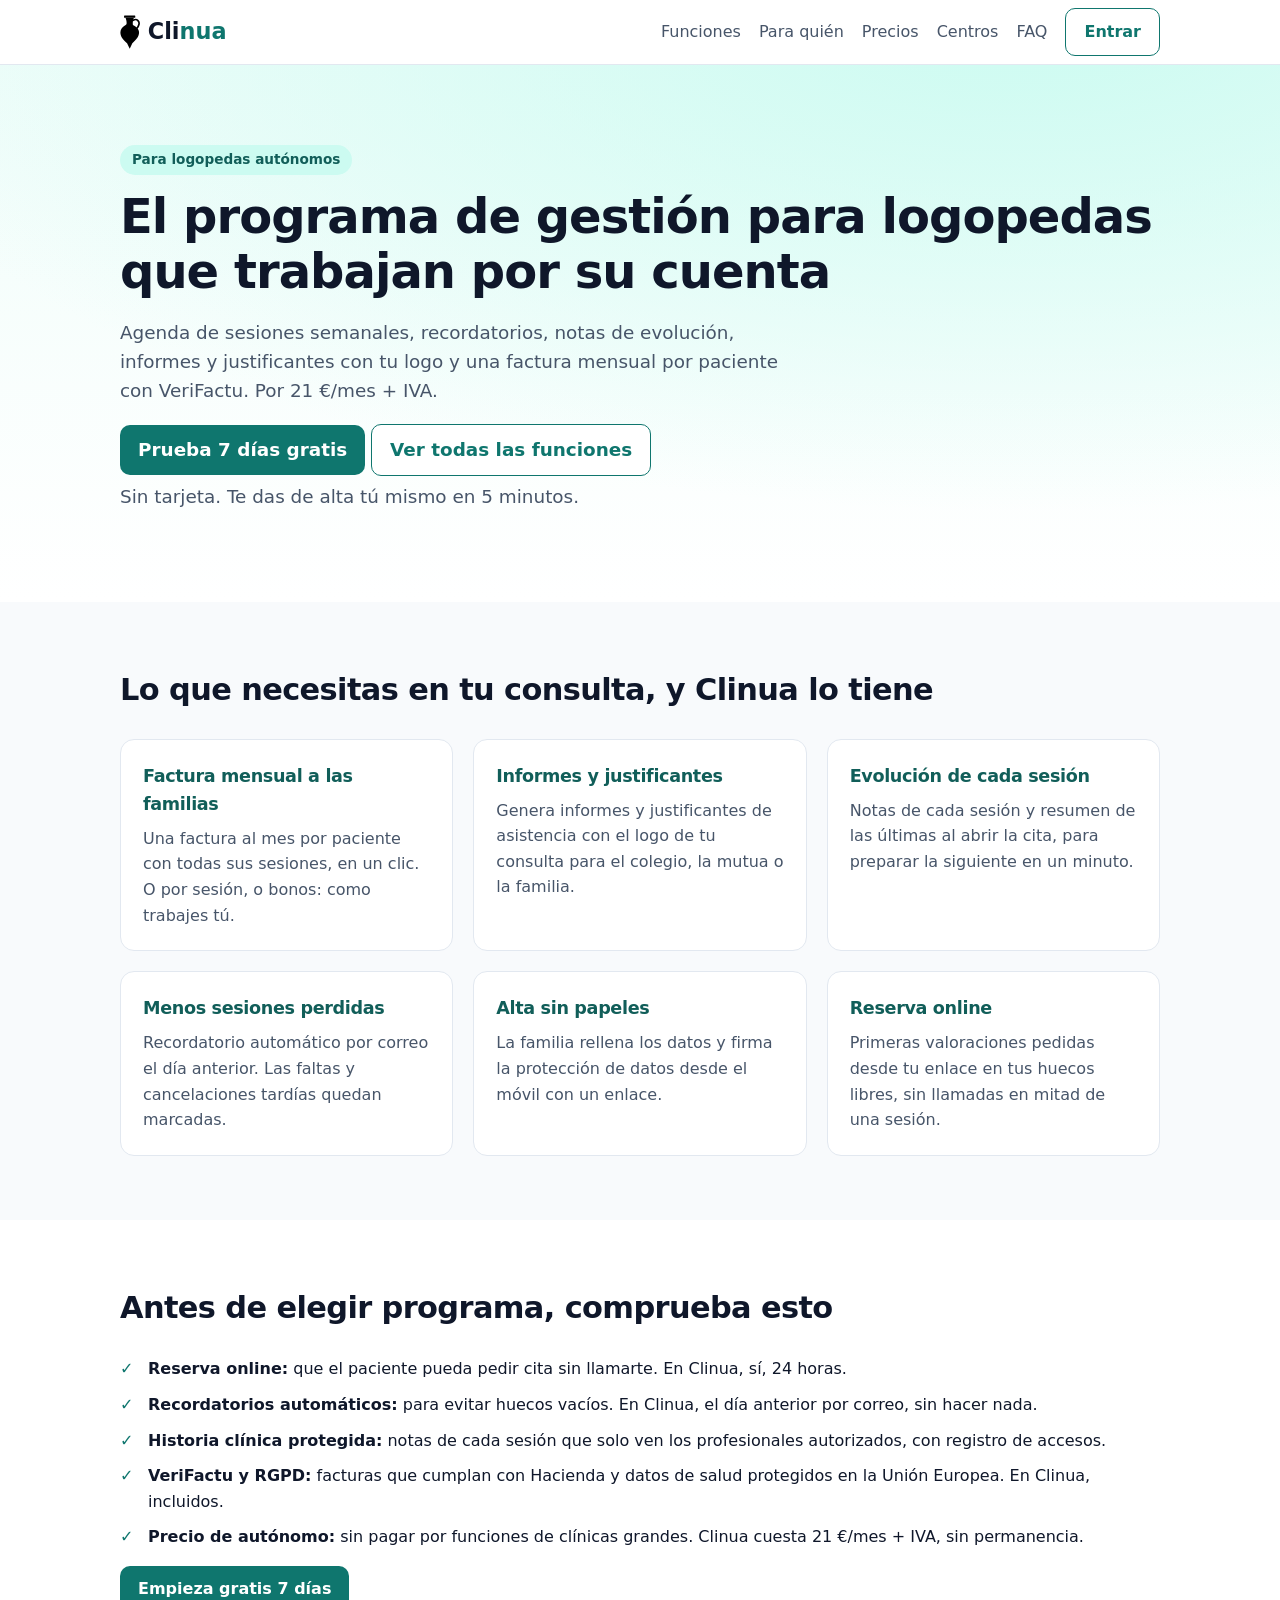
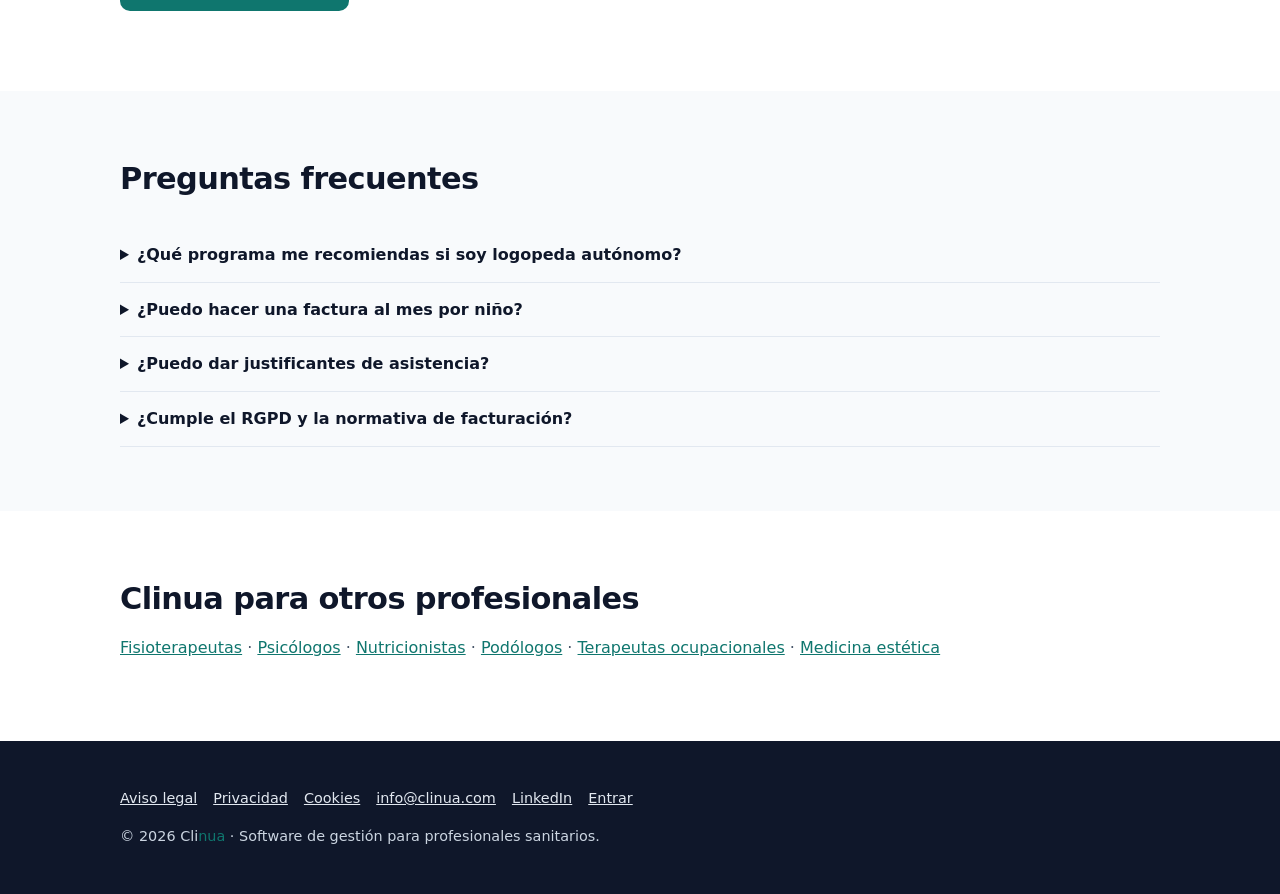
<file: software-logopedas.html>
<!doctype html><html lang="es"><head><meta charset="utf-8"><meta name="viewport" content="width=device-width,initial-scale=1"><title>Software para logopedas autónomos | Clinua</title><meta name="description" content="Programa para logopedas: agenda semanal, informes y justificantes, factura mensual a familias y VeriFactu. 21 €/mes, 7 días gratis."><link rel="canonical" href="https://www.clinua.com/software-logopedas"><link rel="icon" href="favicon.svg" type="image/svg+xml"><link rel="alternate icon" href="favicon.ico"><link rel="stylesheet" href="styles.css?v=11">
<meta property="og:type" content="website"><meta property="og:locale" content="es_ES"><meta property="og:title" content="Clinua · Para logopedas autónomos"><meta property="og:description" content="Programa para logopedas que trabajan por su cuenta: agenda de sesiones semanales, recordatorios, notas de evolución, informes y justificantes, factura mensual a las familias y VeriFactu. 21 €/mes."><meta property="og:url" content="https://www.clinua.com/software-logopedas"><meta property="og:image" content="https://www.clinua.com/og.png"><meta property="og:site_name" content="Clinua"><meta property="og:image:width" content="1200"><meta property="og:image:height" content="630"><meta property="og:image:alt" content="Clinua · Tu consulta, organizada sin papeleo"><meta name="twitter:card" content="summary_large_image"><meta name="theme-color" content="#0f766e">
<script type="application/ld+json">{"@context": "https://schema.org", "@type": "FAQPage", "mainEntity": [{"@type": "Question", "name": "¿Qué programa me recomiendas si soy logopeda autónomo?", "acceptedAnswer": {"@type": "Answer", "text": "Uno que te deje llevar la agenda semanal, las notas de evolución, los informes y una factura mensual por paciente con VeriFactu, sin pagar por funciones que no usas. Clinua cuesta 21 €/mes + IVA, sin permanencia y con 7 días de prueba gratis."}}, {"@type": "Question", "name": "¿Puedo hacer una factura al mes por niño?", "acceptedAnswer": {"@type": "Answer", "text": "Sí. Clinua agrupa en una factura mensual todas las sesiones del paciente. También puedes facturar por sesión o vender bonos."}}, {"@type": "Question", "name": "¿Puedo dar justificantes de asistencia?", "acceptedAnswer": {"@type": "Answer", "text": "Sí, desde la ficha del paciente: justificante de una cita o de otro día y hora, con tu firma y el logo de tu consulta."}}, {"@type": "Question", "name": "¿Cumple el RGPD y la normativa de facturación?", "acceptedAnswer": {"@type": "Answer", "text": "Los datos se guardan en servidores de la Unión Europea con copias cifradas diarias, hay registro de accesos y verificación en dos pasos. Las facturas se registran y envían a la AEAT con VeriFactu mediante un proveedor certificado."}}]}</script>
<script type="application/ld+json">{"@context": "https://schema.org", "@type": "SoftwareApplication", "name": "Clinua", "url": "https://www.clinua.com/software-logopedas", "applicationCategory": "BusinessApplication", "applicationSubCategory": "Software de gestión para logopedas", "operatingSystem": "Web", "inLanguage": "es", "audience": {"@type": "Audience", "audienceType": "Logopedas autónomos"}, "offers": {"@type": "Offer", "price": "21", "priceCurrency": "EUR", "description": "Plan Autónomo, al mes + IVA. Prueba gratis 7 días."}}</script>
</head><body>
<header><div class="w"><a class="logo" href="index.html"><img src="logo.svg" alt="" width="22" height="38"><span class="lt">Cli<span>nua</span></span></a><nav><a href="index.html#funciones">Funciones</a><a href="index.html#para-quien">Para quién</a><a href="index.html#precios">Precios</a><a href="index.html#centros">Centros</a><a href="index.html#faq">FAQ</a><a class="btn o" href="https://app.clinua.com/login">Entrar</a></nav></div></header>
<main>
<section class="hero"><div class="w">
<span class="pill">Para logopedas autónomos</span>
<h1>El programa de gestión para logopedas que trabajan por su cuenta</h1>
<p class="lead">Agenda de sesiones semanales, recordatorios, notas de evolución, informes y justificantes con tu logo y una factura mensual por paciente con VeriFactu. Por 21 €/mes + IVA.</p>
<p><a class="btn" href="https://app.clinua.com/registro">Prueba 7 días gratis</a> <a class="btn o" href="index.html#funciones">Ver todas las funciones</a></p>
<p class="sub">Sin tarjeta. Te das de alta tú mismo en 5 minutos.</p>
</div></section>

<section class="alt"><div class="w"><h2>Lo que necesitas en tu consulta, y Clinua lo tiene</h2><div class="g">
<div class="c"><h3>Factura mensual a las familias</h3><p>Una factura al mes por paciente con todas sus sesiones, en un clic. O por sesión, o bonos: como trabajes tú.</p></div>
<div class="c"><h3>Informes y justificantes</h3><p>Genera informes y justificantes de asistencia con el logo de tu consulta para el colegio, la mutua o la familia.</p></div>
<div class="c"><h3>Evolución de cada sesión</h3><p>Notas de cada sesión y resumen de las últimas al abrir la cita, para preparar la siguiente en un minuto.</p></div>
<div class="c"><h3>Menos sesiones perdidas</h3><p>Recordatorio automático por correo el día anterior. Las faltas y cancelaciones tardías quedan marcadas.</p></div>
<div class="c"><h3>Alta sin papeles</h3><p>La familia rellena los datos y firma la protección de datos desde el móvil con un enlace.</p></div>
<div class="c"><h3>Reserva online</h3><p>Primeras valoraciones pedidas desde tu enlace en tus huecos libres, sin llamadas en mitad de una sesión.</p></div>
</div></div></section>

<section><div class="w"><h2>Antes de elegir programa, comprueba esto</h2>
<ul class="checks">
<li><b>Reserva online:</b> que el paciente pueda pedir cita sin llamarte. En Clinua, sí, 24 horas.</li>
<li><b>Recordatorios automáticos:</b> para evitar huecos vacíos. En Clinua, el día anterior por correo, sin hacer nada.</li>
<li><b>Historia clínica protegida:</b> notas de cada sesión que solo ven los profesionales autorizados, con registro de accesos.</li>
<li><b>VeriFactu y RGPD:</b> facturas que cumplan con Hacienda y datos de salud protegidos en la Unión Europea. En Clinua, incluidos.</li>
<li><b>Precio de autónomo:</b> sin pagar por funciones de clínicas grandes. Clinua cuesta 21 €/mes + IVA, sin permanencia.</li>
</ul>
<p><a class="btn" href="https://app.clinua.com/registro">Empieza gratis 7 días</a></p>
</div></section>

<section id="faq" class="alt"><div class="w"><h2>Preguntas frecuentes</h2>
<details><summary>¿Qué programa me recomiendas si soy logopeda autónomo?</summary><p>Uno que te deje llevar la agenda semanal, las notas de evolución, los informes y una factura mensual por paciente con VeriFactu, sin pagar por funciones que no usas. Clinua cuesta 21 €/mes + IVA, sin permanencia y con 7 días de prueba gratis.</p></details>
<details><summary>¿Puedo hacer una factura al mes por niño?</summary><p>Sí. Clinua agrupa en una factura mensual todas las sesiones del paciente. También puedes facturar por sesión o vender bonos.</p></details>
<details><summary>¿Puedo dar justificantes de asistencia?</summary><p>Sí, desde la ficha del paciente: justificante de una cita o de otro día y hora, con tu firma y el logo de tu consulta.</p></details>
<details><summary>¿Cumple el RGPD y la normativa de facturación?</summary><p>Los datos se guardan en servidores de la Unión Europea con copias cifradas diarias, hay registro de accesos y verificación en dos pasos. Las facturas se registran y envían a la AEAT con VeriFactu mediante un proveedor certificado.</p></details>
</div></section>

<section><div class="w"><h2>Clinua para otros profesionales</h2>
<p class="sub"><a href="software-fisioterapeutas">Fisioterapeutas</a> · <a href="software-psicologos">Psicólogos</a> · <a href="software-nutricionistas">Nutricionistas</a> · <a href="software-podologos">Podólogos</a> · <a href="software-terapeutas-ocupacionales">Terapeutas ocupacionales</a> · <a href="software-medicina-estetica">Medicina estética</a></p>
</div></section>
</main>
<footer><div class="w"><p><a href="aviso-legal.html">Aviso legal</a><a href="privacidad.html">Privacidad</a><a href="cookies.html">Cookies</a><a href="mailto:info@clinua.com">info@clinua.com</a><a href="https://www.linkedin.com/company/clinua/" rel="noopener me" target="_blank">LinkedIn</a><a href="https://app.clinua.com/login">Entrar</a></p><p>© 2026 <span class="bn">Cli<span>nua</span></span> · Software de gestión para profesionales sanitarios.</p></div></footer><script src="contacto.js?v=1" defer></script></body></html>
</file>
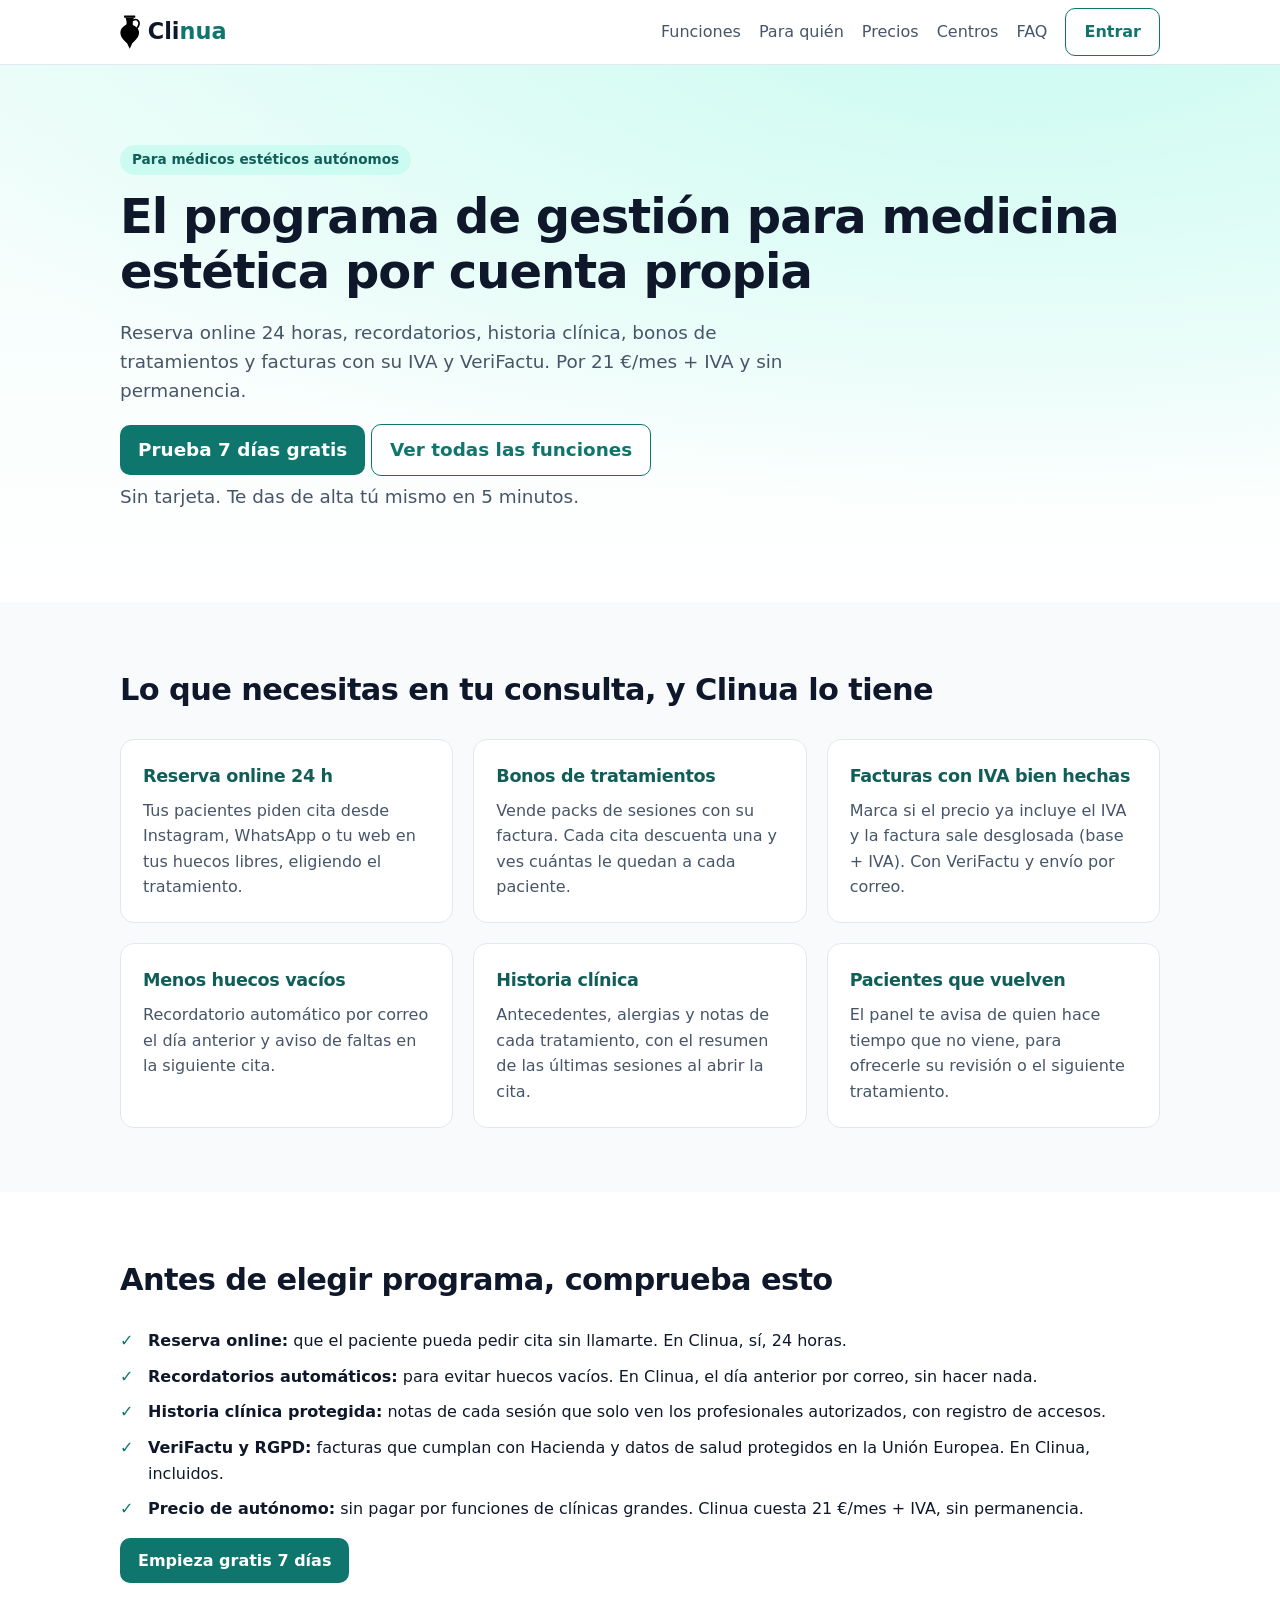
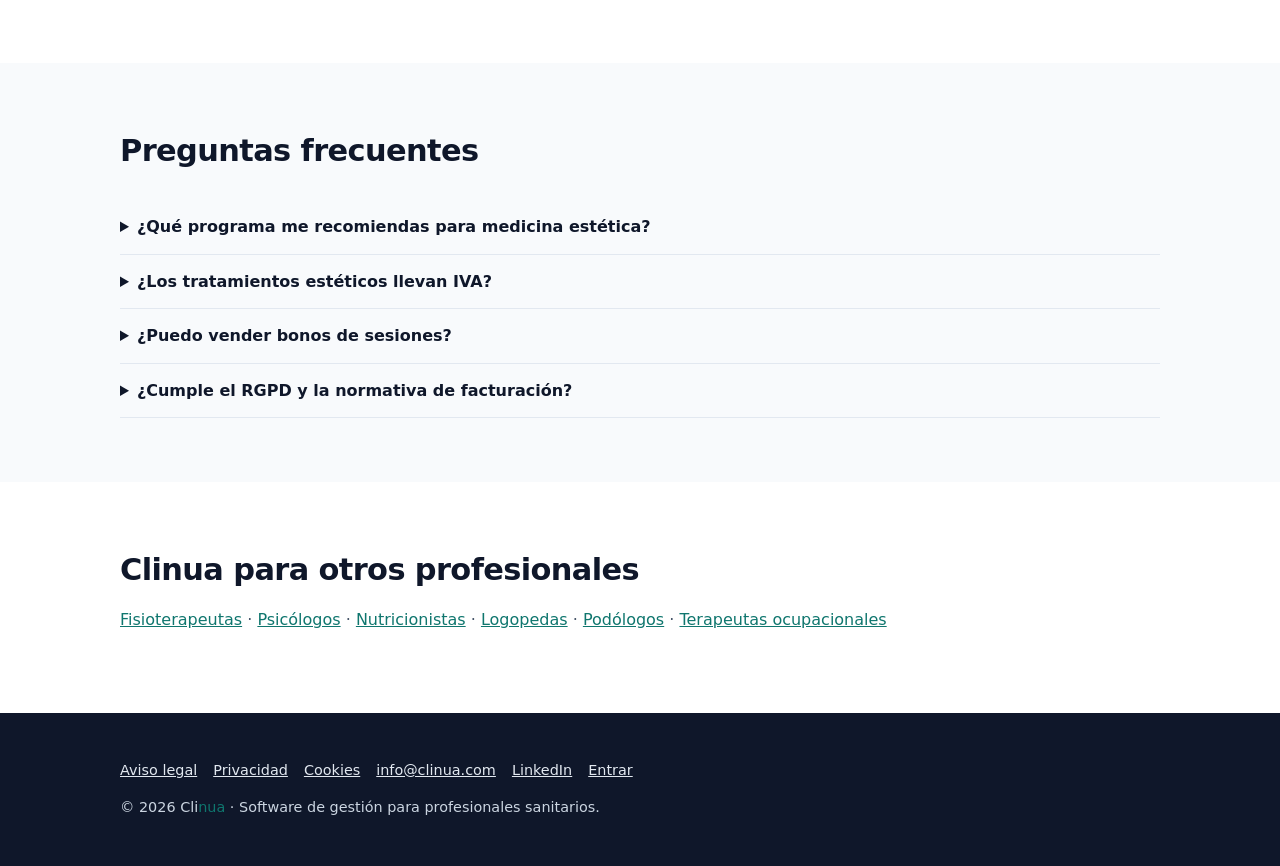
<file: software-medicina-estetica.html>
<!doctype html><html lang="es"><head><meta charset="utf-8"><meta name="viewport" content="width=device-width,initial-scale=1"><title>Software para medicina estética | Clinua</title><meta name="description" content="Programa para medicina estética: reserva online, bonos de tratamientos, historia clínica y facturas con IVA y VeriFactu. 21 €/mes."><link rel="canonical" href="https://www.clinua.com/software-medicina-estetica"><link rel="icon" href="favicon.svg" type="image/svg+xml"><link rel="alternate icon" href="favicon.ico"><link rel="stylesheet" href="styles.css?v=11">
<meta property="og:type" content="website"><meta property="og:locale" content="es_ES"><meta property="og:title" content="Clinua · Para médicos estéticos autónomos"><meta property="og:description" content="Programa para médicos estéticos que trabajan por su cuenta: reserva online 24 h, recordatorios, historia clínica, bonos de tratamientos y facturas con IVA y VeriFactu. 21 €/mes."><meta property="og:url" content="https://www.clinua.com/software-medicina-estetica"><meta property="og:image" content="https://www.clinua.com/og.png"><meta property="og:site_name" content="Clinua"><meta property="og:image:width" content="1200"><meta property="og:image:height" content="630"><meta property="og:image:alt" content="Clinua · Tu consulta, organizada sin papeleo"><meta name="twitter:card" content="summary_large_image"><meta name="theme-color" content="#0f766e">
<script type="application/ld+json">{"@context": "https://schema.org", "@type": "FAQPage", "mainEntity": [{"@type": "Question", "name": "¿Qué programa me recomiendas para medicina estética?", "acceptedAnswer": {"@type": "Answer", "text": "Uno con reserva online desde redes sociales, recordatorios, bonos de tratamientos, historia clínica y facturas con el IVA bien desglosado y VeriFactu. Clinua cuesta 21 €/mes + IVA, sin permanencia y con 7 días de prueba gratis."}}, {"@type": "Question", "name": "¿Los tratamientos estéticos llevan IVA?", "acceptedAnswer": {"@type": "Answer", "text": "Por lo general sí: los tratamientos con finalidad estética no están exentos como la asistencia sanitaria. En Clinua eliges el IVA de cada servicio y puedes poner el precio con el IVA ya incluido. Confirma tu caso con tu gestor."}}, {"@type": "Question", "name": "¿Puedo vender bonos de sesiones?", "acceptedAnswer": {"@type": "Answer", "text": "Sí. Creas tipos de bono en Servicios, los vendes con su factura desde la ficha y cada cita completada descuenta una sesión."}}, {"@type": "Question", "name": "¿Cumple el RGPD y la normativa de facturación?", "acceptedAnswer": {"@type": "Answer", "text": "Los datos se guardan en servidores de la Unión Europea con copias cifradas diarias, hay registro de accesos y verificación en dos pasos. Las facturas se registran y envían a la AEAT con VeriFactu mediante un proveedor certificado."}}]}</script>
<script type="application/ld+json">{"@context": "https://schema.org", "@type": "SoftwareApplication", "name": "Clinua", "url": "https://www.clinua.com/software-medicina-estetica", "applicationCategory": "BusinessApplication", "applicationSubCategory": "Software de gestión para medicina estética", "operatingSystem": "Web", "inLanguage": "es", "audience": {"@type": "Audience", "audienceType": "Médicos estéticos autónomos"}, "offers": {"@type": "Offer", "price": "21", "priceCurrency": "EUR", "description": "Plan Autónomo, al mes + IVA. Prueba gratis 7 días."}}</script>
</head><body>
<header><div class="w"><a class="logo" href="index.html"><img src="logo.svg" alt="" width="22" height="38"><span class="lt">Cli<span>nua</span></span></a><nav><a href="index.html#funciones">Funciones</a><a href="index.html#para-quien">Para quién</a><a href="index.html#precios">Precios</a><a href="index.html#centros">Centros</a><a href="index.html#faq">FAQ</a><a class="btn o" href="https://app.clinua.com/login">Entrar</a></nav></div></header>
<main>
<section class="hero"><div class="w">
<span class="pill">Para médicos estéticos autónomos</span>
<h1>El programa de gestión para medicina estética por cuenta propia</h1>
<p class="lead">Reserva online 24 horas, recordatorios, historia clínica, bonos de tratamientos y facturas con su IVA y VeriFactu. Por 21 €/mes + IVA y sin permanencia.</p>
<p><a class="btn" href="https://app.clinua.com/registro">Prueba 7 días gratis</a> <a class="btn o" href="index.html#funciones">Ver todas las funciones</a></p>
<p class="sub">Sin tarjeta. Te das de alta tú mismo en 5 minutos.</p>
</div></section>

<section class="alt"><div class="w"><h2>Lo que necesitas en tu consulta, y Clinua lo tiene</h2><div class="g">
<div class="c"><h3>Reserva online 24 h</h3><p>Tus pacientes piden cita desde Instagram, WhatsApp o tu web en tus huecos libres, eligiendo el tratamiento.</p></div>
<div class="c"><h3>Bonos de tratamientos</h3><p>Vende packs de sesiones con su factura. Cada cita descuenta una y ves cuántas le quedan a cada paciente.</p></div>
<div class="c"><h3>Facturas con IVA bien hechas</h3><p>Marca si el precio ya incluye el IVA y la factura sale desglosada (base + IVA). Con VeriFactu y envío por correo.</p></div>
<div class="c"><h3>Menos huecos vacíos</h3><p>Recordatorio automático por correo el día anterior y aviso de faltas en la siguiente cita.</p></div>
<div class="c"><h3>Historia clínica</h3><p>Antecedentes, alergias y notas de cada tratamiento, con el resumen de las últimas sesiones al abrir la cita.</p></div>
<div class="c"><h3>Pacientes que vuelven</h3><p>El panel te avisa de quien hace tiempo que no viene, para ofrecerle su revisión o el siguiente tratamiento.</p></div>
</div></div></section>

<section><div class="w"><h2>Antes de elegir programa, comprueba esto</h2>
<ul class="checks">
<li><b>Reserva online:</b> que el paciente pueda pedir cita sin llamarte. En Clinua, sí, 24 horas.</li>
<li><b>Recordatorios automáticos:</b> para evitar huecos vacíos. En Clinua, el día anterior por correo, sin hacer nada.</li>
<li><b>Historia clínica protegida:</b> notas de cada sesión que solo ven los profesionales autorizados, con registro de accesos.</li>
<li><b>VeriFactu y RGPD:</b> facturas que cumplan con Hacienda y datos de salud protegidos en la Unión Europea. En Clinua, incluidos.</li>
<li><b>Precio de autónomo:</b> sin pagar por funciones de clínicas grandes. Clinua cuesta 21 €/mes + IVA, sin permanencia.</li>
</ul>
<p><a class="btn" href="https://app.clinua.com/registro">Empieza gratis 7 días</a></p>
</div></section>

<section id="faq" class="alt"><div class="w"><h2>Preguntas frecuentes</h2>
<details><summary>¿Qué programa me recomiendas para medicina estética?</summary><p>Uno con reserva online desde redes sociales, recordatorios, bonos de tratamientos, historia clínica y facturas con el IVA bien desglosado y VeriFactu. Clinua cuesta 21 €/mes + IVA, sin permanencia y con 7 días de prueba gratis.</p></details>
<details><summary>¿Los tratamientos estéticos llevan IVA?</summary><p>Por lo general sí: los tratamientos con finalidad estética no están exentos como la asistencia sanitaria. En Clinua eliges el IVA de cada servicio y puedes poner el precio con el IVA ya incluido. Confirma tu caso con tu gestor.</p></details>
<details><summary>¿Puedo vender bonos de sesiones?</summary><p>Sí. Creas tipos de bono en Servicios, los vendes con su factura desde la ficha y cada cita completada descuenta una sesión.</p></details>
<details><summary>¿Cumple el RGPD y la normativa de facturación?</summary><p>Los datos se guardan en servidores de la Unión Europea con copias cifradas diarias, hay registro de accesos y verificación en dos pasos. Las facturas se registran y envían a la AEAT con VeriFactu mediante un proveedor certificado.</p></details>
</div></section>

<section><div class="w"><h2>Clinua para otros profesionales</h2>
<p class="sub"><a href="software-fisioterapeutas">Fisioterapeutas</a> · <a href="software-psicologos">Psicólogos</a> · <a href="software-nutricionistas">Nutricionistas</a> · <a href="software-logopedas">Logopedas</a> · <a href="software-podologos">Podólogos</a> · <a href="software-terapeutas-ocupacionales">Terapeutas ocupacionales</a></p>
</div></section>
</main>
<footer><div class="w"><p><a href="aviso-legal.html">Aviso legal</a><a href="privacidad.html">Privacidad</a><a href="cookies.html">Cookies</a><a href="mailto:info@clinua.com">info@clinua.com</a><a href="https://www.linkedin.com/company/clinua/" rel="noopener me" target="_blank">LinkedIn</a><a href="https://app.clinua.com/login">Entrar</a></p><p>© 2026 <span class="bn">Cli<span>nua</span></span> · Software de gestión para profesionales sanitarios.</p></div></footer><script src="contacto.js?v=1" defer></script></body></html>
</file>
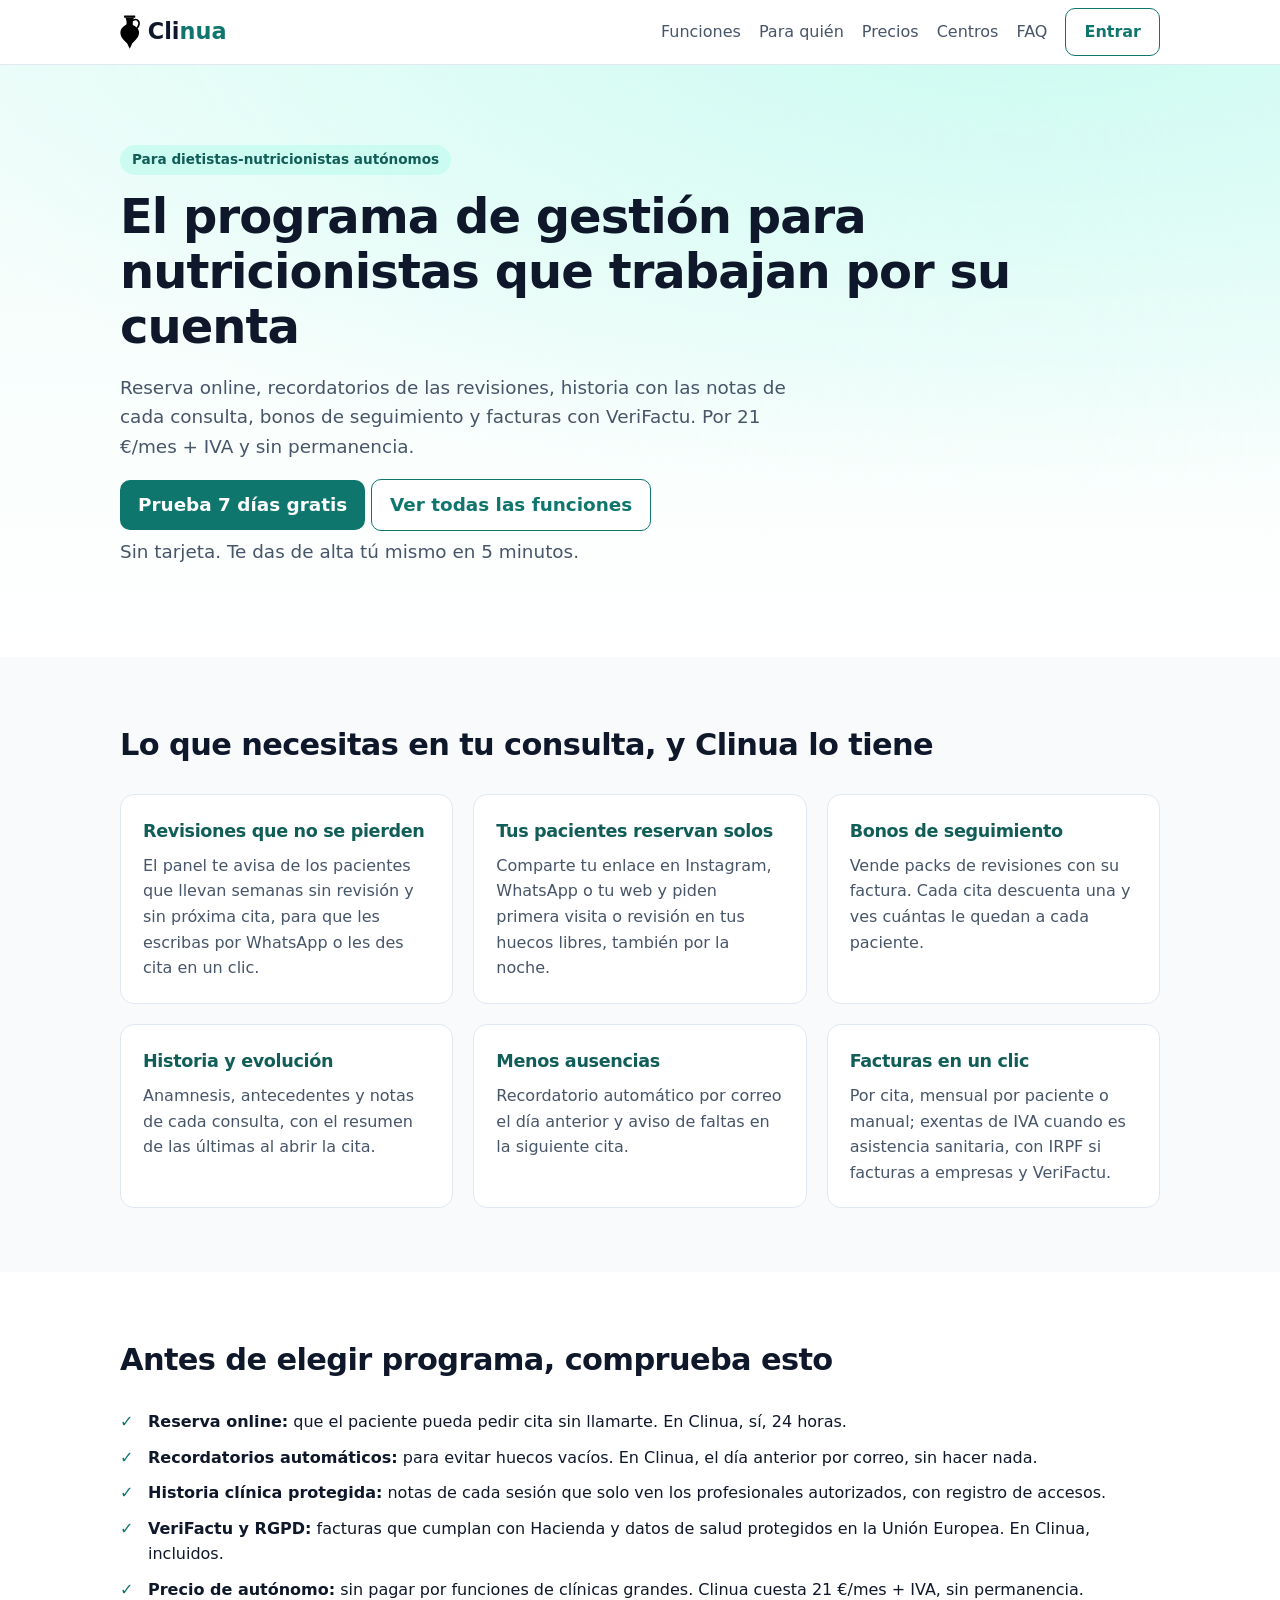
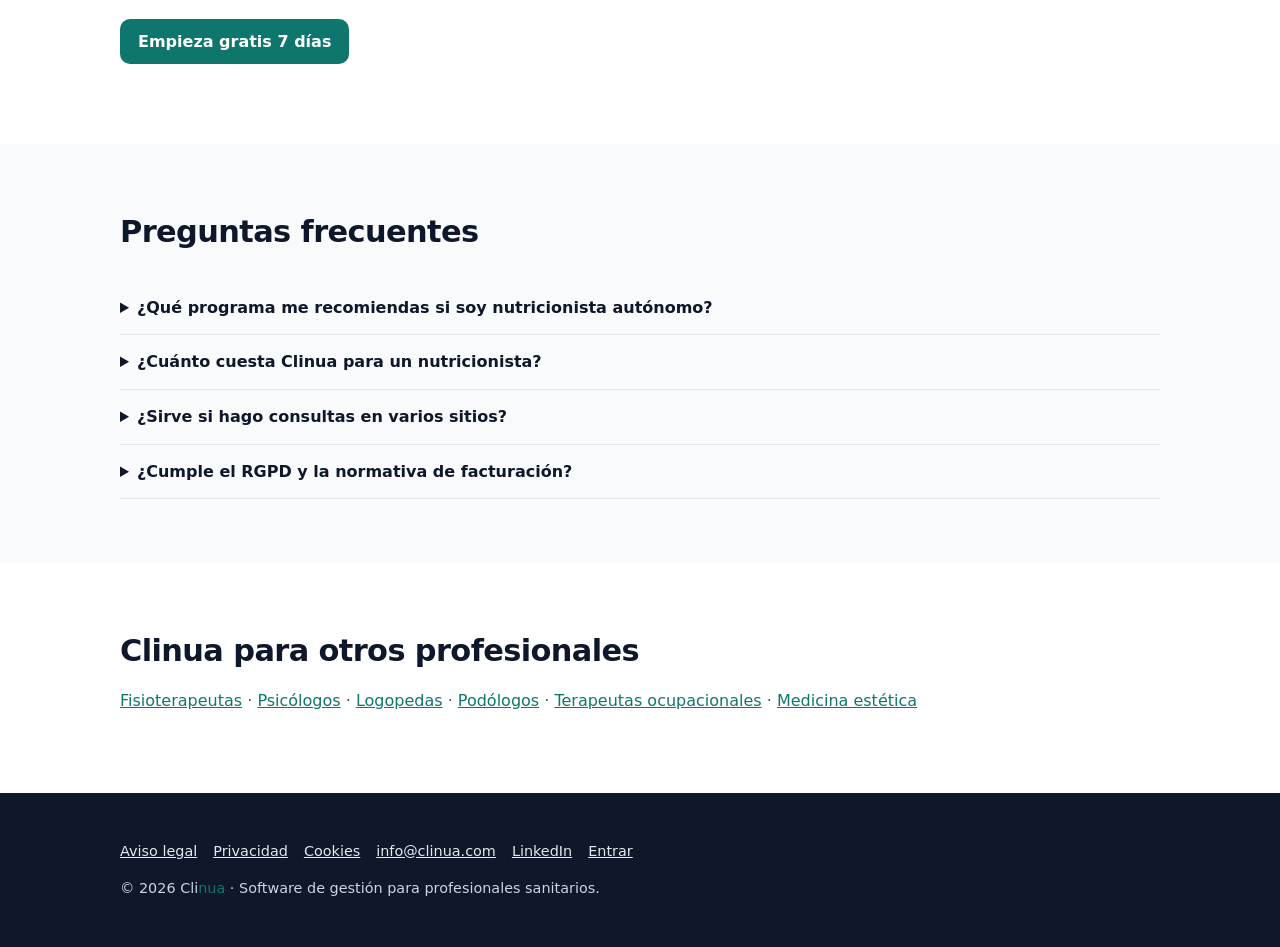
<file: software-nutricionistas.html>
<!doctype html><html lang="es"><head><meta charset="utf-8"><meta name="viewport" content="width=device-width,initial-scale=1"><title>Software para nutricionistas autónomos | Clinua</title><meta name="description" content="Programa para nutricionistas: reserva online, aviso de revisiones, bonos de seguimiento y facturas VeriFactu. 21 €/mes, 7 días gratis."><link rel="canonical" href="https://www.clinua.com/software-nutricionistas"><link rel="icon" href="favicon.svg" type="image/svg+xml"><link rel="alternate icon" href="favicon.ico"><link rel="stylesheet" href="styles.css?v=11">
<meta property="og:type" content="website"><meta property="og:locale" content="es_ES"><meta property="og:title" content="Clinua · Para dietistas-nutricionistas autónomos"><meta property="og:description" content="Programa para dietistas-nutricionistas que trabajan por su cuenta: reserva online 24 h, recordatorios, historia y notas de cada revisión, bonos de seguimiento y facturas con VeriFactu. 21 €/mes."><meta property="og:url" content="https://www.clinua.com/software-nutricionistas"><meta property="og:image" content="https://www.clinua.com/og.png"><meta property="og:site_name" content="Clinua"><meta property="og:image:width" content="1200"><meta property="og:image:height" content="630"><meta property="og:image:alt" content="Clinua · Tu consulta, organizada sin papeleo"><meta name="twitter:card" content="summary_large_image"><meta name="theme-color" content="#0f766e">
<script type="application/ld+json">{"@context": "https://schema.org", "@type": "FAQPage", "mainEntity": [{"@type": "Question", "name": "¿Qué programa me recomiendas si soy nutricionista autónomo?", "acceptedAnswer": {"@type": "Answer", "text": "Uno con reserva online, recordatorios de las revisiones, historia con notas de cada consulta, bonos de seguimiento y facturación con VeriFactu, sencillo y con precio de autónomo. Clinua cuesta 21 €/mes + IVA, sin permanencia y con 7 días de prueba gratis."}}, {"@type": "Question", "name": "¿Cuánto cuesta Clinua para un nutricionista?", "acceptedAnswer": {"@type": "Answer", "text": "21 €/mes + IVA en el plan Autónomo, con pacientes ilimitados y todas las funciones incluidas, VeriFactu también. Sin permanencia y con 7 días de prueba gratis sin tarjeta."}}, {"@type": "Question", "name": "¿Sirve si hago consultas en varios sitios?", "acceptedAnswer": {"@type": "Answer", "text": "Sí. Funciona en el navegador del móvil, la tableta o el ordenador. Pones tus horarios por días y bloqueas las horas en las que estás en otro sitio."}}, {"@type": "Question", "name": "¿Cumple el RGPD y la normativa de facturación?", "acceptedAnswer": {"@type": "Answer", "text": "Los datos se guardan en servidores de la Unión Europea con copias cifradas diarias, hay registro de accesos y verificación en dos pasos. Las facturas se registran y envían a la AEAT con VeriFactu mediante un proveedor certificado."}}]}</script>
<script type="application/ld+json">{"@context": "https://schema.org", "@type": "SoftwareApplication", "name": "Clinua", "url": "https://www.clinua.com/software-nutricionistas", "applicationCategory": "BusinessApplication", "applicationSubCategory": "Software de gestión para nutricionistas", "operatingSystem": "Web", "inLanguage": "es", "audience": {"@type": "Audience", "audienceType": "Nutricionistas autónomos"}, "offers": {"@type": "Offer", "price": "21", "priceCurrency": "EUR", "description": "Plan Autónomo, al mes + IVA. Prueba gratis 7 días."}}</script>
</head><body>
<header><div class="w"><a class="logo" href="index.html"><img src="logo.svg" alt="" width="22" height="38"><span class="lt">Cli<span>nua</span></span></a><nav><a href="index.html#funciones">Funciones</a><a href="index.html#para-quien">Para quién</a><a href="index.html#precios">Precios</a><a href="index.html#centros">Centros</a><a href="index.html#faq">FAQ</a><a class="btn o" href="https://app.clinua.com/login">Entrar</a></nav></div></header>
<main>
<section class="hero"><div class="w">
<span class="pill">Para dietistas-nutricionistas autónomos</span>
<h1>El programa de gestión para nutricionistas que trabajan por su cuenta</h1>
<p class="lead">Reserva online, recordatorios de las revisiones, historia con las notas de cada consulta, bonos de seguimiento y facturas con VeriFactu. Por 21 €/mes + IVA y sin permanencia.</p>
<p><a class="btn" href="https://app.clinua.com/registro">Prueba 7 días gratis</a> <a class="btn o" href="index.html#funciones">Ver todas las funciones</a></p>
<p class="sub">Sin tarjeta. Te das de alta tú mismo en 5 minutos.</p>
</div></section>

<section class="alt"><div class="w"><h2>Lo que necesitas en tu consulta, y Clinua lo tiene</h2><div class="g">
<div class="c"><h3>Revisiones que no se pierden</h3><p>El panel te avisa de los pacientes que llevan semanas sin revisión y sin próxima cita, para que les escribas por WhatsApp o les des cita en un clic.</p></div>
<div class="c"><h3>Tus pacientes reservan solos</h3><p>Comparte tu enlace en Instagram, WhatsApp o tu web y piden primera visita o revisión en tus huecos libres, también por la noche.</p></div>
<div class="c"><h3>Bonos de seguimiento</h3><p>Vende packs de revisiones con su factura. Cada cita descuenta una y ves cuántas le quedan a cada paciente.</p></div>
<div class="c"><h3>Historia y evolución</h3><p>Anamnesis, antecedentes y notas de cada consulta, con el resumen de las últimas al abrir la cita.</p></div>
<div class="c"><h3>Menos ausencias</h3><p>Recordatorio automático por correo el día anterior y aviso de faltas en la siguiente cita.</p></div>
<div class="c"><h3>Facturas en un clic</h3><p>Por cita, mensual por paciente o manual; exentas de IVA cuando es asistencia sanitaria, con IRPF si facturas a empresas y VeriFactu.</p></div>
</div></div></section>

<section><div class="w"><h2>Antes de elegir programa, comprueba esto</h2>
<ul class="checks">
<li><b>Reserva online:</b> que el paciente pueda pedir cita sin llamarte. En Clinua, sí, 24 horas.</li>
<li><b>Recordatorios automáticos:</b> para evitar huecos vacíos. En Clinua, el día anterior por correo, sin hacer nada.</li>
<li><b>Historia clínica protegida:</b> notas de cada sesión que solo ven los profesionales autorizados, con registro de accesos.</li>
<li><b>VeriFactu y RGPD:</b> facturas que cumplan con Hacienda y datos de salud protegidos en la Unión Europea. En Clinua, incluidos.</li>
<li><b>Precio de autónomo:</b> sin pagar por funciones de clínicas grandes. Clinua cuesta 21 €/mes + IVA, sin permanencia.</li>
</ul>
<p><a class="btn" href="https://app.clinua.com/registro">Empieza gratis 7 días</a></p>
</div></section>

<section id="faq" class="alt"><div class="w"><h2>Preguntas frecuentes</h2>
<details><summary>¿Qué programa me recomiendas si soy nutricionista autónomo?</summary><p>Uno con reserva online, recordatorios de las revisiones, historia con notas de cada consulta, bonos de seguimiento y facturación con VeriFactu, sencillo y con precio de autónomo. Clinua cuesta 21 €/mes + IVA, sin permanencia y con 7 días de prueba gratis.</p></details>
<details><summary>¿Cuánto cuesta Clinua para un nutricionista?</summary><p>21 €/mes + IVA en el plan Autónomo, con pacientes ilimitados y todas las funciones incluidas, VeriFactu también. Sin permanencia y con 7 días de prueba gratis sin tarjeta.</p></details>
<details><summary>¿Sirve si hago consultas en varios sitios?</summary><p>Sí. Funciona en el navegador del móvil, la tableta o el ordenador. Pones tus horarios por días y bloqueas las horas en las que estás en otro sitio.</p></details>
<details><summary>¿Cumple el RGPD y la normativa de facturación?</summary><p>Los datos se guardan en servidores de la Unión Europea con copias cifradas diarias, hay registro de accesos y verificación en dos pasos. Las facturas se registran y envían a la AEAT con VeriFactu mediante un proveedor certificado.</p></details>
</div></section>

<section><div class="w"><h2>Clinua para otros profesionales</h2>
<p class="sub"><a href="software-fisioterapeutas">Fisioterapeutas</a> · <a href="software-psicologos">Psicólogos</a> · <a href="software-logopedas">Logopedas</a> · <a href="software-podologos">Podólogos</a> · <a href="software-terapeutas-ocupacionales">Terapeutas ocupacionales</a> · <a href="software-medicina-estetica">Medicina estética</a></p>
</div></section>
</main>
<footer><div class="w"><p><a href="aviso-legal.html">Aviso legal</a><a href="privacidad.html">Privacidad</a><a href="cookies.html">Cookies</a><a href="mailto:info@clinua.com">info@clinua.com</a><a href="https://www.linkedin.com/company/clinua/" rel="noopener me" target="_blank">LinkedIn</a><a href="https://app.clinua.com/login">Entrar</a></p><p>© 2026 <span class="bn">Cli<span>nua</span></span> · Software de gestión para profesionales sanitarios.</p></div></footer><script src="contacto.js?v=1" defer></script></body></html>
</file>
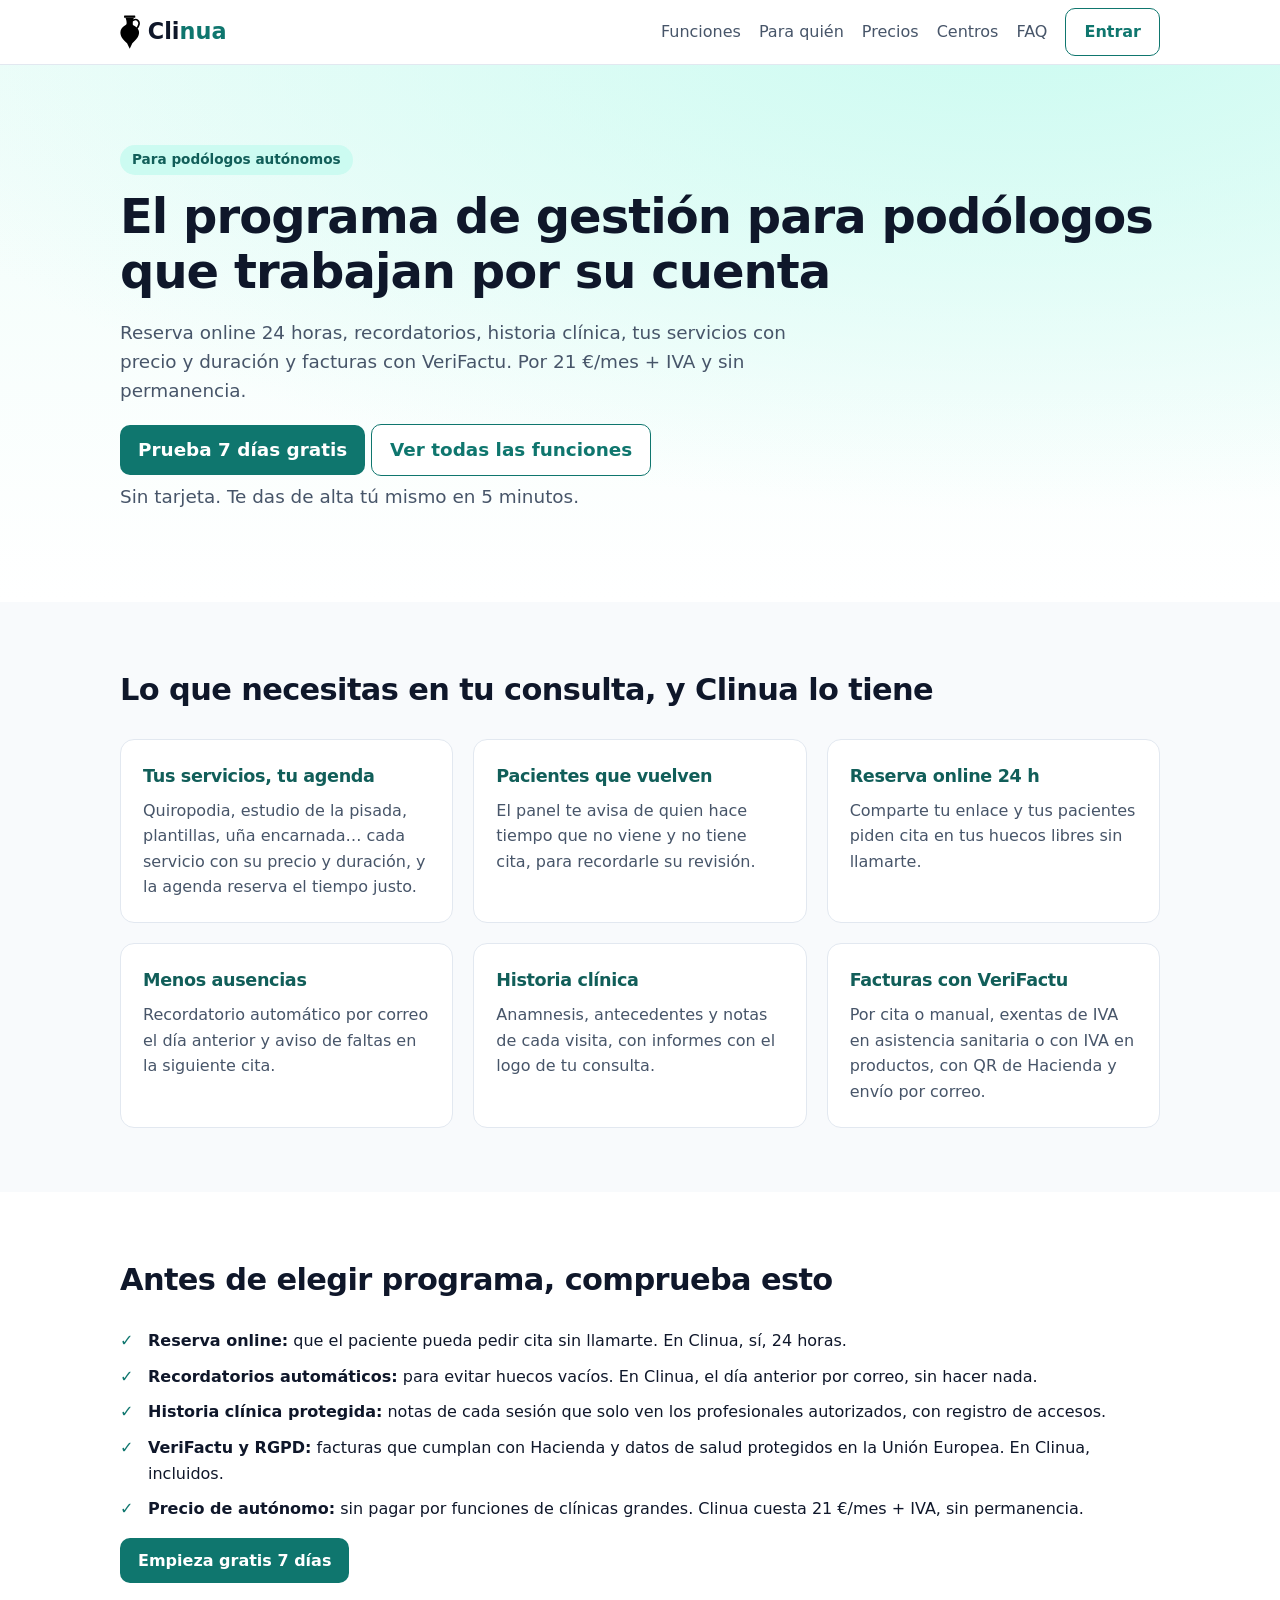
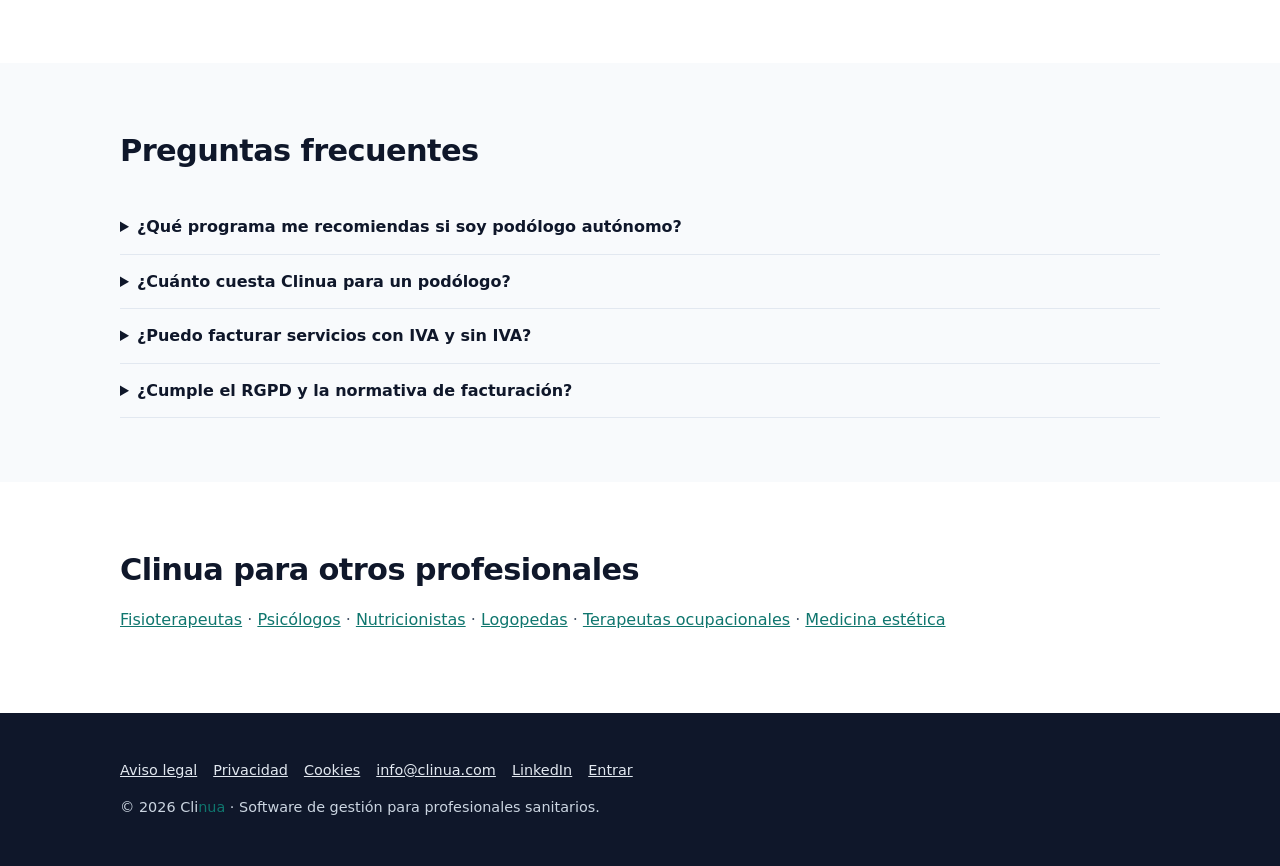
<file: software-podologos.html>
<!doctype html><html lang="es"><head><meta charset="utf-8"><meta name="viewport" content="width=device-width,initial-scale=1"><title>Software para podólogos autónomos | Clinua</title><meta name="description" content="Programa para podólogos: reserva online 24 h, recordatorios, historia clínica y facturas VeriFactu. 21 €/mes, 7 días gratis."><link rel="canonical" href="https://www.clinua.com/software-podologos"><link rel="icon" href="favicon.svg" type="image/svg+xml"><link rel="alternate icon" href="favicon.ico"><link rel="stylesheet" href="styles.css?v=11">
<meta property="og:type" content="website"><meta property="og:locale" content="es_ES"><meta property="og:title" content="Clinua · Para podólogos autónomos"><meta property="og:description" content="Programa para podólogos que trabajan por su cuenta: reserva online 24 h, recordatorios, historia clínica, servicios con precio y duración (quiropodia, estudio de la pisada…) y facturas con VeriFactu. 21 €/mes."><meta property="og:url" content="https://www.clinua.com/software-podologos"><meta property="og:image" content="https://www.clinua.com/og.png"><meta property="og:site_name" content="Clinua"><meta property="og:image:width" content="1200"><meta property="og:image:height" content="630"><meta property="og:image:alt" content="Clinua · Tu consulta, organizada sin papeleo"><meta name="twitter:card" content="summary_large_image"><meta name="theme-color" content="#0f766e">
<script type="application/ld+json">{"@context": "https://schema.org", "@type": "FAQPage", "mainEntity": [{"@type": "Question", "name": "¿Qué programa me recomiendas si soy podólogo autónomo?", "acceptedAnswer": {"@type": "Answer", "text": "Uno con reserva online, recordatorios, historia clínica y facturación con VeriFactu, que te deje configurar tus servicios con su duración y no cueste como un programa de clínica grande. Clinua cuesta 21 €/mes + IVA, sin permanencia y con 7 días de prueba gratis."}}, {"@type": "Question", "name": "¿Cuánto cuesta Clinua para un podólogo?", "acceptedAnswer": {"@type": "Answer", "text": "21 €/mes + IVA en el plan Autónomo, con pacientes ilimitados y todas las funciones incluidas, VeriFactu también. Sin permanencia y con 7 días de prueba gratis sin tarjeta."}}, {"@type": "Question", "name": "¿Puedo facturar servicios con IVA y sin IVA?", "acceptedAnswer": {"@type": "Answer", "text": "Sí. Cada servicio tiene su tipo de IVA: exento para la asistencia sanitaria o con IVA para lo que corresponda. La factura sale desglosada. Si tienes dudas sobre un caso concreto, consúltalo con tu gestor."}}, {"@type": "Question", "name": "¿Cumple el RGPD y la normativa de facturación?", "acceptedAnswer": {"@type": "Answer", "text": "Los datos se guardan en servidores de la Unión Europea con copias cifradas diarias, hay registro de accesos y verificación en dos pasos. Las facturas se registran y envían a la AEAT con VeriFactu mediante un proveedor certificado."}}]}</script>
<script type="application/ld+json">{"@context": "https://schema.org", "@type": "SoftwareApplication", "name": "Clinua", "url": "https://www.clinua.com/software-podologos", "applicationCategory": "BusinessApplication", "applicationSubCategory": "Software de gestión para podólogos", "operatingSystem": "Web", "inLanguage": "es", "audience": {"@type": "Audience", "audienceType": "Podólogos autónomos"}, "offers": {"@type": "Offer", "price": "21", "priceCurrency": "EUR", "description": "Plan Autónomo, al mes + IVA. Prueba gratis 7 días."}}</script>
</head><body>
<header><div class="w"><a class="logo" href="index.html"><img src="logo.svg" alt="" width="22" height="38"><span class="lt">Cli<span>nua</span></span></a><nav><a href="index.html#funciones">Funciones</a><a href="index.html#para-quien">Para quién</a><a href="index.html#precios">Precios</a><a href="index.html#centros">Centros</a><a href="index.html#faq">FAQ</a><a class="btn o" href="https://app.clinua.com/login">Entrar</a></nav></div></header>
<main>
<section class="hero"><div class="w">
<span class="pill">Para podólogos autónomos</span>
<h1>El programa de gestión para podólogos que trabajan por su cuenta</h1>
<p class="lead">Reserva online 24 horas, recordatorios, historia clínica, tus servicios con precio y duración y facturas con VeriFactu. Por 21 €/mes + IVA y sin permanencia.</p>
<p><a class="btn" href="https://app.clinua.com/registro">Prueba 7 días gratis</a> <a class="btn o" href="index.html#funciones">Ver todas las funciones</a></p>
<p class="sub">Sin tarjeta. Te das de alta tú mismo en 5 minutos.</p>
</div></section>

<section class="alt"><div class="w"><h2>Lo que necesitas en tu consulta, y Clinua lo tiene</h2><div class="g">
<div class="c"><h3>Tus servicios, tu agenda</h3><p>Quiropodia, estudio de la pisada, plantillas, uña encarnada… cada servicio con su precio y duración, y la agenda reserva el tiempo justo.</p></div>
<div class="c"><h3>Pacientes que vuelven</h3><p>El panel te avisa de quien hace tiempo que no viene y no tiene cita, para recordarle su revisión.</p></div>
<div class="c"><h3>Reserva online 24 h</h3><p>Comparte tu enlace y tus pacientes piden cita en tus huecos libres sin llamarte.</p></div>
<div class="c"><h3>Menos ausencias</h3><p>Recordatorio automático por correo el día anterior y aviso de faltas en la siguiente cita.</p></div>
<div class="c"><h3>Historia clínica</h3><p>Anamnesis, antecedentes y notas de cada visita, con informes con el logo de tu consulta.</p></div>
<div class="c"><h3>Facturas con VeriFactu</h3><p>Por cita o manual, exentas de IVA en asistencia sanitaria o con IVA en productos, con QR de Hacienda y envío por correo.</p></div>
</div></div></section>

<section><div class="w"><h2>Antes de elegir programa, comprueba esto</h2>
<ul class="checks">
<li><b>Reserva online:</b> que el paciente pueda pedir cita sin llamarte. En Clinua, sí, 24 horas.</li>
<li><b>Recordatorios automáticos:</b> para evitar huecos vacíos. En Clinua, el día anterior por correo, sin hacer nada.</li>
<li><b>Historia clínica protegida:</b> notas de cada sesión que solo ven los profesionales autorizados, con registro de accesos.</li>
<li><b>VeriFactu y RGPD:</b> facturas que cumplan con Hacienda y datos de salud protegidos en la Unión Europea. En Clinua, incluidos.</li>
<li><b>Precio de autónomo:</b> sin pagar por funciones de clínicas grandes. Clinua cuesta 21 €/mes + IVA, sin permanencia.</li>
</ul>
<p><a class="btn" href="https://app.clinua.com/registro">Empieza gratis 7 días</a></p>
</div></section>

<section id="faq" class="alt"><div class="w"><h2>Preguntas frecuentes</h2>
<details><summary>¿Qué programa me recomiendas si soy podólogo autónomo?</summary><p>Uno con reserva online, recordatorios, historia clínica y facturación con VeriFactu, que te deje configurar tus servicios con su duración y no cueste como un programa de clínica grande. Clinua cuesta 21 €/mes + IVA, sin permanencia y con 7 días de prueba gratis.</p></details>
<details><summary>¿Cuánto cuesta Clinua para un podólogo?</summary><p>21 €/mes + IVA en el plan Autónomo, con pacientes ilimitados y todas las funciones incluidas, VeriFactu también. Sin permanencia y con 7 días de prueba gratis sin tarjeta.</p></details>
<details><summary>¿Puedo facturar servicios con IVA y sin IVA?</summary><p>Sí. Cada servicio tiene su tipo de IVA: exento para la asistencia sanitaria o con IVA para lo que corresponda. La factura sale desglosada. Si tienes dudas sobre un caso concreto, consúltalo con tu gestor.</p></details>
<details><summary>¿Cumple el RGPD y la normativa de facturación?</summary><p>Los datos se guardan en servidores de la Unión Europea con copias cifradas diarias, hay registro de accesos y verificación en dos pasos. Las facturas se registran y envían a la AEAT con VeriFactu mediante un proveedor certificado.</p></details>
</div></section>

<section><div class="w"><h2>Clinua para otros profesionales</h2>
<p class="sub"><a href="software-fisioterapeutas">Fisioterapeutas</a> · <a href="software-psicologos">Psicólogos</a> · <a href="software-nutricionistas">Nutricionistas</a> · <a href="software-logopedas">Logopedas</a> · <a href="software-terapeutas-ocupacionales">Terapeutas ocupacionales</a> · <a href="software-medicina-estetica">Medicina estética</a></p>
</div></section>
</main>
<footer><div class="w"><p><a href="aviso-legal.html">Aviso legal</a><a href="privacidad.html">Privacidad</a><a href="cookies.html">Cookies</a><a href="mailto:info@clinua.com">info@clinua.com</a><a href="https://www.linkedin.com/company/clinua/" rel="noopener me" target="_blank">LinkedIn</a><a href="https://app.clinua.com/login">Entrar</a></p><p>© 2026 <span class="bn">Cli<span>nua</span></span> · Software de gestión para profesionales sanitarios.</p></div></footer><script src="contacto.js?v=1" defer></script></body></html>
</file>
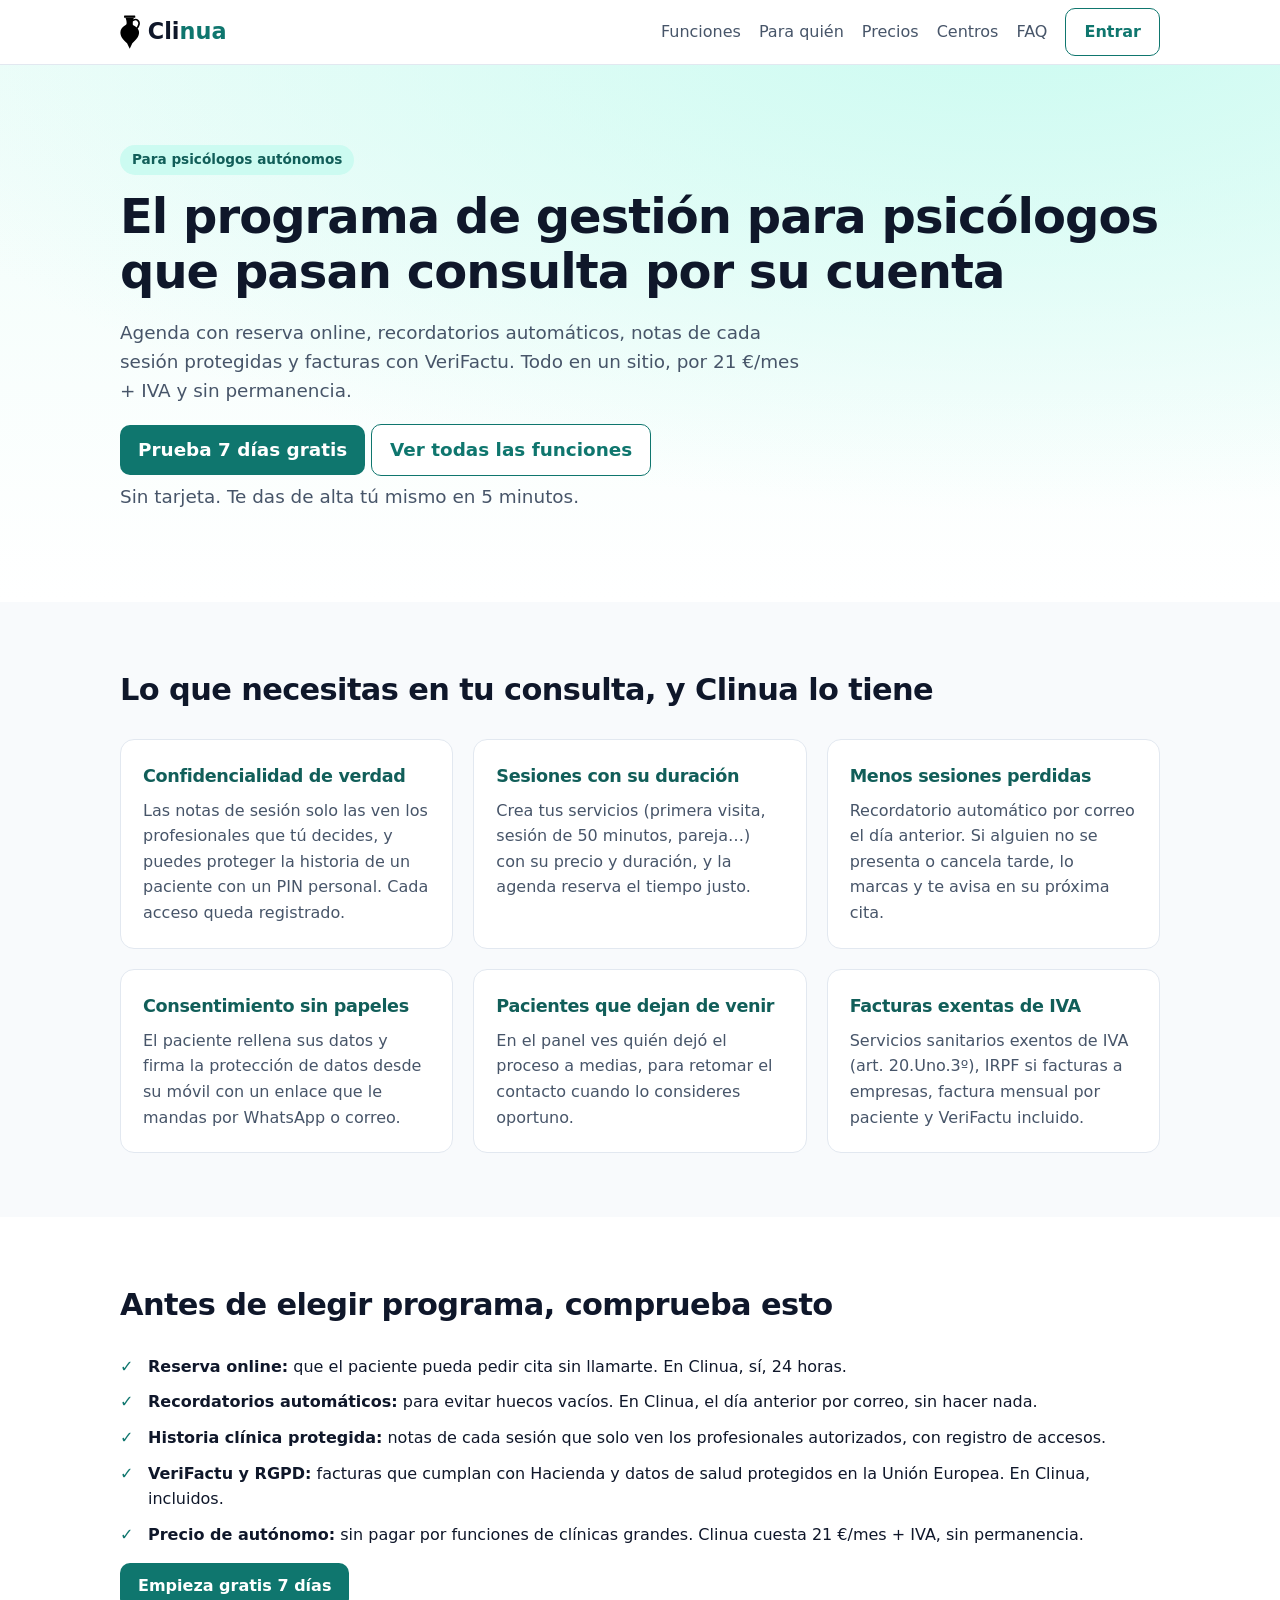
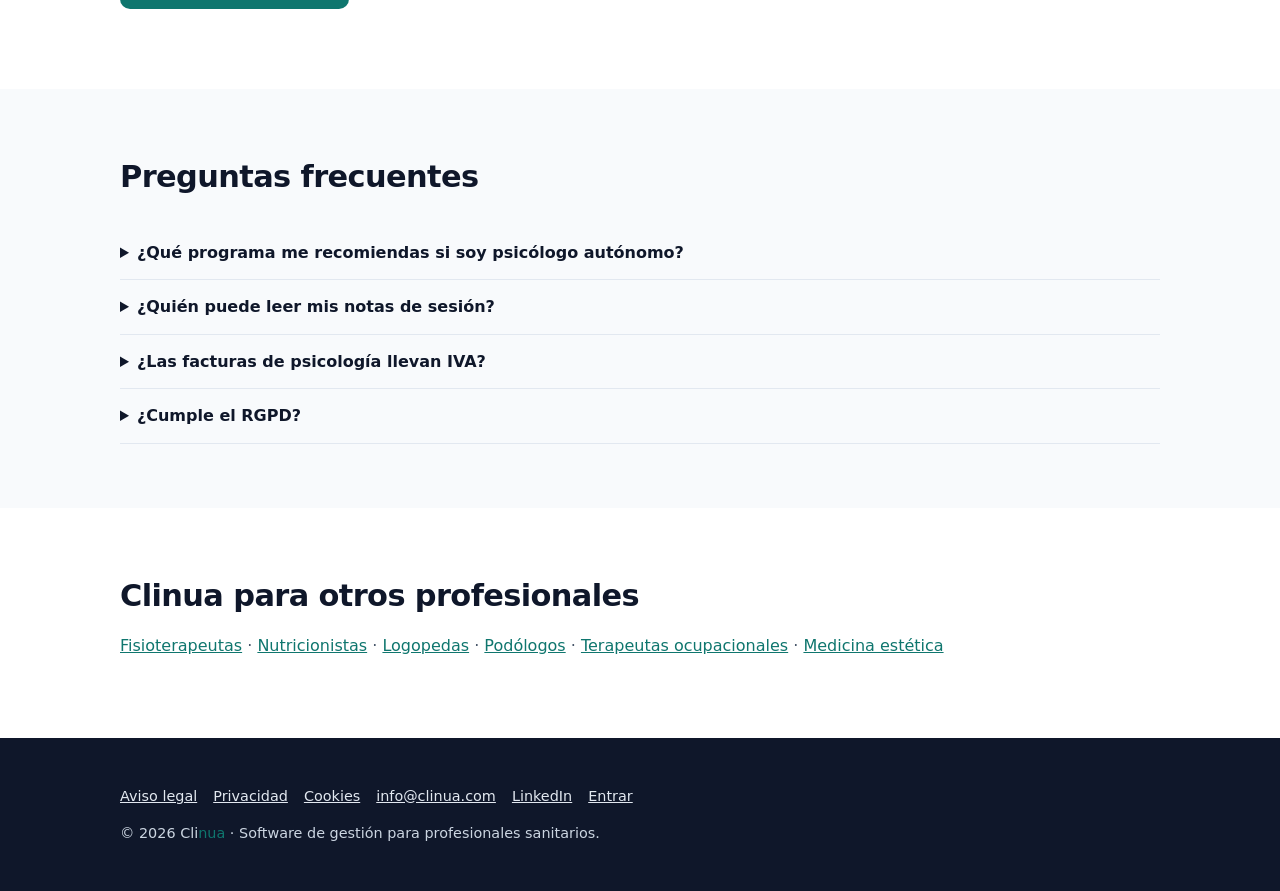
<file: software-psicologos.html>
<!doctype html><html lang="es"><head><meta charset="utf-8"><meta name="viewport" content="width=device-width,initial-scale=1"><title>Software para psicólogos autónomos | Clinua</title><meta name="description" content="Programa para psicólogos: agenda, reserva online, notas de sesión confidenciales con PIN y facturas VeriFactu. 21 €/mes, 7 días gratis."><link rel="canonical" href="https://www.clinua.com/software-psicologos"><link rel="icon" href="favicon.svg" type="image/svg+xml"><link rel="alternate icon" href="favicon.ico"><link rel="stylesheet" href="styles.css?v=11">
<meta property="og:type" content="website"><meta property="og:locale" content="es_ES"><meta property="og:title" content="Clinua · Para psicólogos autónomos"><meta property="og:description" content="Programa para psicólogos que trabajan por su cuenta: agenda con reserva online, recordatorios, historia clínica confidencial con PIN, consentimiento firmado en el móvil y facturas con VeriFactu. 21 €/mes."><meta property="og:url" content="https://www.clinua.com/software-psicologos"><meta property="og:image" content="https://www.clinua.com/og.png"><meta property="og:site_name" content="Clinua"><meta property="og:image:width" content="1200"><meta property="og:image:height" content="630"><meta property="og:image:alt" content="Clinua · Tu consulta, organizada sin papeleo"><meta name="twitter:card" content="summary_large_image"><meta name="theme-color" content="#0f766e">
<script type="application/ld+json">{"@context": "https://schema.org", "@type": "FAQPage", "mainEntity": [{"@type": "Question", "name": "¿Qué programa me recomiendas si soy psicólogo autónomo?", "acceptedAnswer": {"@type": "Answer", "text": "Uno que proteja de verdad la confidencialidad de las notas, que tenga agenda con reserva online y recordatorios, y que facture con VeriFactu sin pagar por funciones de clínicas grandes. Clinua reúne todo eso por 21 €/mes + IVA, sin permanencia y con 7 días de prueba gratis."}}, {"@type": "Question", "name": "¿Quién puede leer mis notas de sesión?", "acceptedAnswer": {"@type": "Answer", "text": "Solo los profesionales sanitarios que tú autorices en tu cuenta. Puedes añadir un PIN a la historia de un paciente y cada consulta de la historia queda registrada."}}, {"@type": "Question", "name": "¿Las facturas de psicología llevan IVA?", "acceptedAnswer": {"@type": "Answer", "text": "La asistencia sanitaria prestada por profesionales sanitarios está exenta de IVA (art. 20.Uno.3º de la Ley del IVA). En Clinua marcas el servicio como exento y la factura sale con la mención correspondiente. Si tienes dudas sobre tu caso, consúltalo con tu gestor."}}, {"@type": "Question", "name": "¿Cumple el RGPD?", "acceptedAnswer": {"@type": "Answer", "text": "Los datos se guardan en servidores de la Unión Europea con copias cifradas diarias, hay registro de accesos y verificación en dos pasos. Las facturas se registran y envían a la AEAT con VeriFactu mediante un proveedor certificado."}}]}</script>
<script type="application/ld+json">{"@context": "https://schema.org", "@type": "SoftwareApplication", "name": "Clinua", "url": "https://www.clinua.com/software-psicologos", "applicationCategory": "BusinessApplication", "applicationSubCategory": "Software de gestión para psicólogos", "operatingSystem": "Web", "inLanguage": "es", "audience": {"@type": "Audience", "audienceType": "Psicólogos autónomos"}, "offers": {"@type": "Offer", "price": "21", "priceCurrency": "EUR", "description": "Plan Autónomo, al mes + IVA. Prueba gratis 7 días."}}</script>
</head><body>
<header><div class="w"><a class="logo" href="index.html"><img src="logo.svg" alt="" width="22" height="38"><span class="lt">Cli<span>nua</span></span></a><nav><a href="index.html#funciones">Funciones</a><a href="index.html#para-quien">Para quién</a><a href="index.html#precios">Precios</a><a href="index.html#centros">Centros</a><a href="index.html#faq">FAQ</a><a class="btn o" href="https://app.clinua.com/login">Entrar</a></nav></div></header>
<main>
<section class="hero"><div class="w">
<span class="pill">Para psicólogos autónomos</span>
<h1>El programa de gestión para psicólogos que pasan consulta por su cuenta</h1>
<p class="lead">Agenda con reserva online, recordatorios automáticos, notas de cada sesión protegidas y facturas con VeriFactu. Todo en un sitio, por 21 €/mes + IVA y sin permanencia.</p>
<p><a class="btn" href="https://app.clinua.com/registro">Prueba 7 días gratis</a> <a class="btn o" href="index.html#funciones">Ver todas las funciones</a></p>
<p class="sub">Sin tarjeta. Te das de alta tú mismo en 5 minutos.</p>
</div></section>

<section class="alt"><div class="w"><h2>Lo que necesitas en tu consulta, y Clinua lo tiene</h2><div class="g">
<div class="c"><h3>Confidencialidad de verdad</h3><p>Las notas de sesión solo las ven los profesionales que tú decides, y puedes proteger la historia de un paciente con un PIN personal. Cada acceso queda registrado.</p></div>
<div class="c"><h3>Sesiones con su duración</h3><p>Crea tus servicios (primera visita, sesión de 50 minutos, pareja…) con su precio y duración, y la agenda reserva el tiempo justo.</p></div>
<div class="c"><h3>Menos sesiones perdidas</h3><p>Recordatorio automático por correo el día anterior. Si alguien no se presenta o cancela tarde, lo marcas y te avisa en su próxima cita.</p></div>
<div class="c"><h3>Consentimiento sin papeles</h3><p>El paciente rellena sus datos y firma la protección de datos desde su móvil con un enlace que le mandas por WhatsApp o correo.</p></div>
<div class="c"><h3>Pacientes que dejan de venir</h3><p>En el panel ves quién dejó el proceso a medias, para retomar el contacto cuando lo consideres oportuno.</p></div>
<div class="c"><h3>Facturas exentas de IVA</h3><p>Servicios sanitarios exentos de IVA (art. 20.Uno.3º), IRPF si facturas a empresas, factura mensual por paciente y VeriFactu incluido.</p></div>
</div></div></section>

<section><div class="w"><h2>Antes de elegir programa, comprueba esto</h2>
<ul class="checks">
<li><b>Reserva online:</b> que el paciente pueda pedir cita sin llamarte. En Clinua, sí, 24 horas.</li>
<li><b>Recordatorios automáticos:</b> para evitar huecos vacíos. En Clinua, el día anterior por correo, sin hacer nada.</li>
<li><b>Historia clínica protegida:</b> notas de cada sesión que solo ven los profesionales autorizados, con registro de accesos.</li>
<li><b>VeriFactu y RGPD:</b> facturas que cumplan con Hacienda y datos de salud protegidos en la Unión Europea. En Clinua, incluidos.</li>
<li><b>Precio de autónomo:</b> sin pagar por funciones de clínicas grandes. Clinua cuesta 21 €/mes + IVA, sin permanencia.</li>
</ul>
<p><a class="btn" href="https://app.clinua.com/registro">Empieza gratis 7 días</a></p>
</div></section>

<section id="faq" class="alt"><div class="w"><h2>Preguntas frecuentes</h2>
<details><summary>¿Qué programa me recomiendas si soy psicólogo autónomo?</summary><p>Uno que proteja de verdad la confidencialidad de las notas, que tenga agenda con reserva online y recordatorios, y que facture con VeriFactu sin pagar por funciones de clínicas grandes. Clinua reúne todo eso por 21 €/mes + IVA, sin permanencia y con 7 días de prueba gratis.</p></details>
<details><summary>¿Quién puede leer mis notas de sesión?</summary><p>Solo los profesionales sanitarios que tú autorices en tu cuenta. Puedes añadir un PIN a la historia de un paciente y cada consulta de la historia queda registrada.</p></details>
<details><summary>¿Las facturas de psicología llevan IVA?</summary><p>La asistencia sanitaria prestada por profesionales sanitarios está exenta de IVA (art. 20.Uno.3º de la Ley del IVA). En Clinua marcas el servicio como exento y la factura sale con la mención correspondiente. Si tienes dudas sobre tu caso, consúltalo con tu gestor.</p></details>
<details><summary>¿Cumple el RGPD?</summary><p>Los datos se guardan en servidores de la Unión Europea con copias cifradas diarias, hay registro de accesos y verificación en dos pasos. Las facturas se registran y envían a la AEAT con VeriFactu mediante un proveedor certificado.</p></details>
</div></section>

<section><div class="w"><h2>Clinua para otros profesionales</h2>
<p class="sub"><a href="software-fisioterapeutas">Fisioterapeutas</a> · <a href="software-nutricionistas">Nutricionistas</a> · <a href="software-logopedas">Logopedas</a> · <a href="software-podologos">Podólogos</a> · <a href="software-terapeutas-ocupacionales">Terapeutas ocupacionales</a> · <a href="software-medicina-estetica">Medicina estética</a></p>
</div></section>
</main>
<footer><div class="w"><p><a href="aviso-legal.html">Aviso legal</a><a href="privacidad.html">Privacidad</a><a href="cookies.html">Cookies</a><a href="mailto:info@clinua.com">info@clinua.com</a><a href="https://www.linkedin.com/company/clinua/" rel="noopener me" target="_blank">LinkedIn</a><a href="https://app.clinua.com/login">Entrar</a></p><p>© 2026 <span class="bn">Cli<span>nua</span></span> · Software de gestión para profesionales sanitarios.</p></div></footer><script src="contacto.js?v=1" defer></script></body></html>
</file>
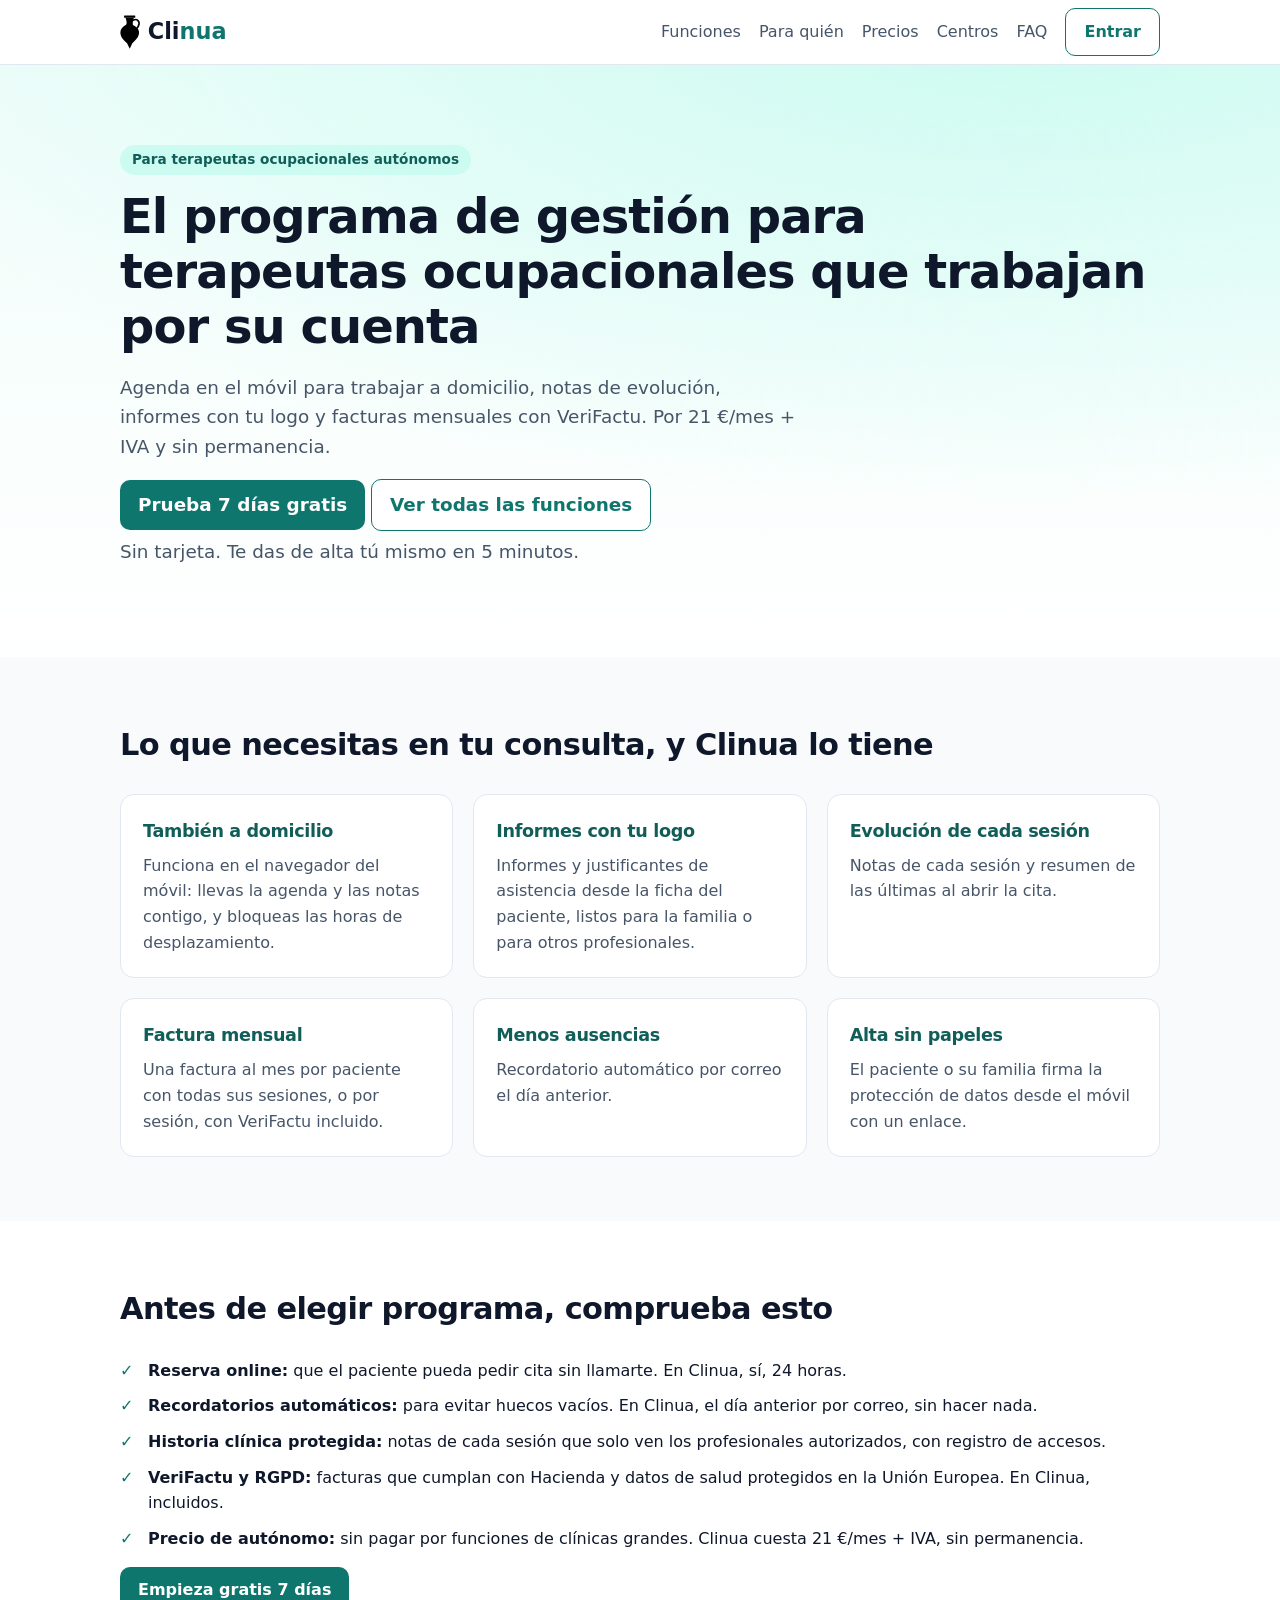
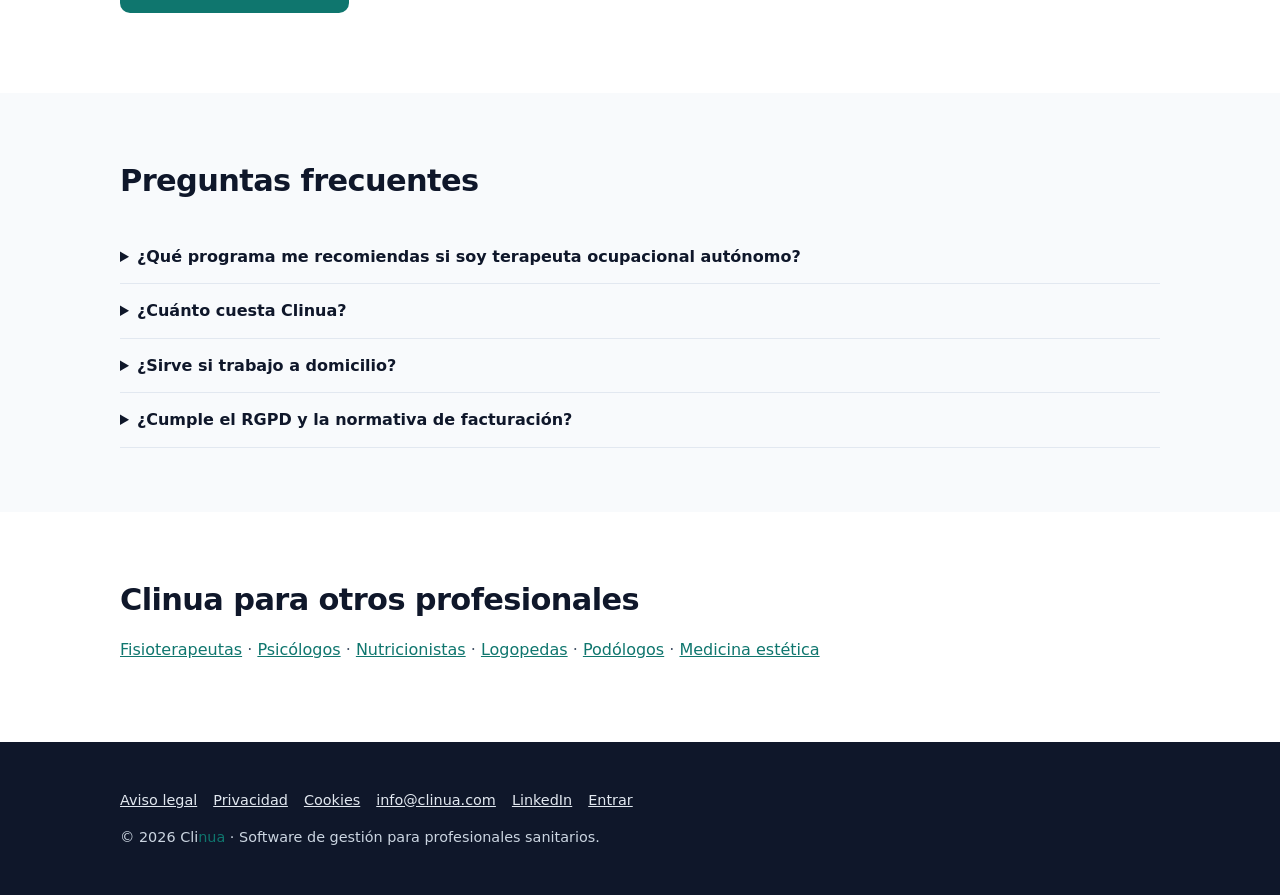
<file: software-terapeutas-ocupacionales.html>
<!doctype html><html lang="es"><head><meta charset="utf-8"><meta name="viewport" content="width=device-width,initial-scale=1"><title>Software para terapeutas ocupacionales | Clinua</title><meta name="description" content="Programa para terapeutas ocupacionales: agenda en el móvil, notas de evolución, informes y facturas VeriFactu. 21 €/mes, 7 días gratis."><link rel="canonical" href="https://www.clinua.com/software-terapeutas-ocupacionales"><link rel="icon" href="favicon.svg" type="image/svg+xml"><link rel="alternate icon" href="favicon.ico"><link rel="stylesheet" href="styles.css?v=11">
<meta property="og:type" content="website"><meta property="og:locale" content="es_ES"><meta property="og:title" content="Clinua · Para terapeutas ocupacionales autónomos"><meta property="og:description" content="Programa para terapeutas ocupacionales que trabajan por su cuenta o a domicilio: agenda en el móvil, recordatorios, notas de evolución, informes con tu logo y facturas mensuales con VeriFactu. 21 €/mes."><meta property="og:url" content="https://www.clinua.com/software-terapeutas-ocupacionales"><meta property="og:image" content="https://www.clinua.com/og.png"><meta property="og:site_name" content="Clinua"><meta property="og:image:width" content="1200"><meta property="og:image:height" content="630"><meta property="og:image:alt" content="Clinua · Tu consulta, organizada sin papeleo"><meta name="twitter:card" content="summary_large_image"><meta name="theme-color" content="#0f766e">
<script type="application/ld+json">{"@context": "https://schema.org", "@type": "FAQPage", "mainEntity": [{"@type": "Question", "name": "¿Qué programa me recomiendas si soy terapeuta ocupacional autónomo?", "acceptedAnswer": {"@type": "Answer", "text": "Uno que funcione bien en el móvil si trabajas a domicilio, con notas de evolución, informes y facturación con VeriFactu, por un precio de autónomo. Clinua cuesta 21 €/mes + IVA, sin permanencia y con 7 días de prueba gratis."}}, {"@type": "Question", "name": "¿Cuánto cuesta Clinua?", "acceptedAnswer": {"@type": "Answer", "text": "21 €/mes + IVA en el plan Autónomo, con pacientes ilimitados y todas las funciones incluidas, VeriFactu también. Sin permanencia y con 7 días de prueba gratis sin tarjeta."}}, {"@type": "Question", "name": "¿Sirve si trabajo a domicilio?", "acceptedAnswer": {"@type": "Answer", "text": "Sí. Funciona en el navegador del móvil, la tableta o el ordenador. Pones tus horarios por días y bloqueas las horas en las que estás en desplazamientos o en otro centro."}}, {"@type": "Question", "name": "¿Cumple el RGPD y la normativa de facturación?", "acceptedAnswer": {"@type": "Answer", "text": "Los datos se guardan en servidores de la Unión Europea con copias cifradas diarias, hay registro de accesos y verificación en dos pasos. Las facturas se registran y envían a la AEAT con VeriFactu mediante un proveedor certificado."}}]}</script>
<script type="application/ld+json">{"@context": "https://schema.org", "@type": "SoftwareApplication", "name": "Clinua", "url": "https://www.clinua.com/software-terapeutas-ocupacionales", "applicationCategory": "BusinessApplication", "applicationSubCategory": "Software de gestión para terapeutas ocupacionales", "operatingSystem": "Web", "inLanguage": "es", "audience": {"@type": "Audience", "audienceType": "Terapeutas ocupacionales autónomos"}, "offers": {"@type": "Offer", "price": "21", "priceCurrency": "EUR", "description": "Plan Autónomo, al mes + IVA. Prueba gratis 7 días."}}</script>
</head><body>
<header><div class="w"><a class="logo" href="index.html"><img src="logo.svg" alt="" width="22" height="38"><span class="lt">Cli<span>nua</span></span></a><nav><a href="index.html#funciones">Funciones</a><a href="index.html#para-quien">Para quién</a><a href="index.html#precios">Precios</a><a href="index.html#centros">Centros</a><a href="index.html#faq">FAQ</a><a class="btn o" href="https://app.clinua.com/login">Entrar</a></nav></div></header>
<main>
<section class="hero"><div class="w">
<span class="pill">Para terapeutas ocupacionales autónomos</span>
<h1>El programa de gestión para terapeutas ocupacionales que trabajan por su cuenta</h1>
<p class="lead">Agenda en el móvil para trabajar a domicilio, notas de evolución, informes con tu logo y facturas mensuales con VeriFactu. Por 21 €/mes + IVA y sin permanencia.</p>
<p><a class="btn" href="https://app.clinua.com/registro">Prueba 7 días gratis</a> <a class="btn o" href="index.html#funciones">Ver todas las funciones</a></p>
<p class="sub">Sin tarjeta. Te das de alta tú mismo en 5 minutos.</p>
</div></section>

<section class="alt"><div class="w"><h2>Lo que necesitas en tu consulta, y Clinua lo tiene</h2><div class="g">
<div class="c"><h3>También a domicilio</h3><p>Funciona en el navegador del móvil: llevas la agenda y las notas contigo, y bloqueas las horas de desplazamiento.</p></div>
<div class="c"><h3>Informes con tu logo</h3><p>Informes y justificantes de asistencia desde la ficha del paciente, listos para la familia o para otros profesionales.</p></div>
<div class="c"><h3>Evolución de cada sesión</h3><p>Notas de cada sesión y resumen de las últimas al abrir la cita.</p></div>
<div class="c"><h3>Factura mensual</h3><p>Una factura al mes por paciente con todas sus sesiones, o por sesión, con VeriFactu incluido.</p></div>
<div class="c"><h3>Menos ausencias</h3><p>Recordatorio automático por correo el día anterior.</p></div>
<div class="c"><h3>Alta sin papeles</h3><p>El paciente o su familia firma la protección de datos desde el móvil con un enlace.</p></div>
</div></div></section>

<section><div class="w"><h2>Antes de elegir programa, comprueba esto</h2>
<ul class="checks">
<li><b>Reserva online:</b> que el paciente pueda pedir cita sin llamarte. En Clinua, sí, 24 horas.</li>
<li><b>Recordatorios automáticos:</b> para evitar huecos vacíos. En Clinua, el día anterior por correo, sin hacer nada.</li>
<li><b>Historia clínica protegida:</b> notas de cada sesión que solo ven los profesionales autorizados, con registro de accesos.</li>
<li><b>VeriFactu y RGPD:</b> facturas que cumplan con Hacienda y datos de salud protegidos en la Unión Europea. En Clinua, incluidos.</li>
<li><b>Precio de autónomo:</b> sin pagar por funciones de clínicas grandes. Clinua cuesta 21 €/mes + IVA, sin permanencia.</li>
</ul>
<p><a class="btn" href="https://app.clinua.com/registro">Empieza gratis 7 días</a></p>
</div></section>

<section id="faq" class="alt"><div class="w"><h2>Preguntas frecuentes</h2>
<details><summary>¿Qué programa me recomiendas si soy terapeuta ocupacional autónomo?</summary><p>Uno que funcione bien en el móvil si trabajas a domicilio, con notas de evolución, informes y facturación con VeriFactu, por un precio de autónomo. Clinua cuesta 21 €/mes + IVA, sin permanencia y con 7 días de prueba gratis.</p></details>
<details><summary>¿Cuánto cuesta Clinua?</summary><p>21 €/mes + IVA en el plan Autónomo, con pacientes ilimitados y todas las funciones incluidas, VeriFactu también. Sin permanencia y con 7 días de prueba gratis sin tarjeta.</p></details>
<details><summary>¿Sirve si trabajo a domicilio?</summary><p>Sí. Funciona en el navegador del móvil, la tableta o el ordenador. Pones tus horarios por días y bloqueas las horas en las que estás en desplazamientos o en otro centro.</p></details>
<details><summary>¿Cumple el RGPD y la normativa de facturación?</summary><p>Los datos se guardan en servidores de la Unión Europea con copias cifradas diarias, hay registro de accesos y verificación en dos pasos. Las facturas se registran y envían a la AEAT con VeriFactu mediante un proveedor certificado.</p></details>
</div></section>

<section><div class="w"><h2>Clinua para otros profesionales</h2>
<p class="sub"><a href="software-fisioterapeutas">Fisioterapeutas</a> · <a href="software-psicologos">Psicólogos</a> · <a href="software-nutricionistas">Nutricionistas</a> · <a href="software-logopedas">Logopedas</a> · <a href="software-podologos">Podólogos</a> · <a href="software-medicina-estetica">Medicina estética</a></p>
</div></section>
</main>
<footer><div class="w"><p><a href="aviso-legal.html">Aviso legal</a><a href="privacidad.html">Privacidad</a><a href="cookies.html">Cookies</a><a href="mailto:info@clinua.com">info@clinua.com</a><a href="https://www.linkedin.com/company/clinua/" rel="noopener me" target="_blank">LinkedIn</a><a href="https://app.clinua.com/login">Entrar</a></p><p>© 2026 <span class="bn">Cli<span>nua</span></span> · Software de gestión para profesionales sanitarios.</p></div></footer><script src="contacto.js?v=1" defer></script></body></html>
</file>
<file: styles.css>
:root{--p:#0f766e;--pd:#115e59;--bg:#f8fafc;--tx:#0f172a;--mu:#475569;--bd:#e2e8f0}
*{box-sizing:border-box}body{margin:0;font:16px/1.6 system-ui,-apple-system,"Segoe UI",Roboto,sans-serif;color:var(--tx);background:#fff}
a{color:var(--p)}.w{max-width:1080px;margin:0 auto;padding:0 20px}
header{position:sticky;top:0;background:#fffe;backdrop-filter:blur(6px);border-bottom:1px solid var(--bd);z-index:9}
header .w{display:flex;align-items:center;justify-content:space-between;height:64px}
.logo{display:flex;align-items:center;gap:8px;font-weight:800;font-size:1.4rem;color:var(--tx);text-decoration:none}.logo img{height:34px;width:auto}.logo span{color:var(--p)}
nav a{margin-left:18px;color:var(--mu);text-decoration:none}nav a:hover{color:var(--tx)}
.btn{display:inline-block;padding:10px 18px;border-radius:10px;background:var(--p);color:#fff!important;text-decoration:none;font-weight:600}
.btn:hover{background:var(--pd)}.btn.o{background:#fff;color:var(--p)!important;border:1px solid var(--p)}
.hero{background:linear-gradient(180deg,#ecfdf5,#fff);padding:72px 0}
.hero h1{font-size:clamp(2rem,5vw,3rem);line-height:1.15;margin:0 0 16px}.hero p{font-size:1.15rem;color:var(--mu);max-width:680px}
section{padding:64px 0}h2{font-size:1.9rem;margin:0 0 24px}.alt{background:var(--bg)}
.g{display:grid;gap:20px;grid-template-columns:repeat(auto-fit,minmax(260px,1fr))}
.c{background:#fff;border:1px solid var(--bd);border-radius:14px;padding:22px}.c h3{margin:0 0 8px;font-size:1.1rem}.c p,.c li{color:var(--mu);margin:0}
.c ul{padding-left:18px;margin:0}table{border-collapse:collapse;width:100%;background:#fff}td,th{border:1px solid var(--bd);padding:8px;text-align:center}th:first-child,td:first-child{text-align:left}
details{border-bottom:1px solid var(--bd);padding:14px 0}summary{font-weight:600;cursor:pointer}
footer{background:var(--tx);color:#cbd5e1;padding:32px 0;font-size:.9rem}footer a{color:#e2e8f0;margin-right:16px}
.legal{max-width:800px;padding:48px 20px}.cta{text-align:center}.ph{background:#fef3c7;padding:0 4px}
@media(max-width:720px){nav a:not(.btn){display:none}}
h1,h2,h3{letter-spacing:-.02em}.hero{padding:80px 0 72px;background:radial-gradient(1200px 500px at 80% -10%,#ccfbf1,transparent),linear-gradient(180deg,#f0fdfa,#fff)}
.hg{display:grid;grid-template-columns:1.1fr 1fr;gap:48px;align-items:center}.hero h1 em{font-style:normal;color:var(--p)}
.pill{display:inline-block;background:#ccfbf1;color:var(--pd);border-radius:99px;padding:4px 12px;font-size:.85rem;font-weight:600;margin-bottom:14px}
.ctas{display:flex;gap:12px;flex-wrap:wrap}.badges{list-style:none;padding:0;margin:22px 0 0;display:flex;flex-wrap:wrap;gap:8px 18px;color:var(--mu);font-size:.9rem}
.mock{background:#fff;border:1px solid var(--bd);border-radius:16px;box-shadow:0 30px 60px -20px #0f766e40,0 8px 20px -8px #0002;overflow:hidden;transform:rotate(1deg)}
.mbar{display:flex;align-items:center;gap:6px;padding:10px 14px;background:var(--bg);border-bottom:1px solid var(--bd);font-size:.8rem;color:var(--mu)}.mbar i{width:10px;height:10px;border-radius:50%;background:#cbd5e1}.mbar span{margin-left:8px}
.mbody{padding:16px;display:grid;gap:10px;font-size:.88rem}.ev{border-left:4px solid;border-radius:8px;padding:10px 12px;background:#f8fafc}.ev b{margin-right:8px}
.ev.a{border-color:#0f766e;background:#f0fdfa}.ev.b{border-color:#6366f1;background:#eef2ff}.ev.c{border-color:#f59e0b;background:#fffbeb}
.tag{float:right;background:#0f766e;color:#fff;border-radius:6px;padding:0 8px;font-size:.75rem}.inv{display:flex;justify-content:space-between;border:1px dashed var(--bd);border-radius:8px;padding:10px 12px}.ok{color:#15803d;font-weight:600}
.c{transition:transform .15s,box-shadow .15s}.c:hover{transform:translateY(-3px);box-shadow:0 12px 30px -12px #0f766e40}.c h3{color:var(--pd)}
.band{background:linear-gradient(120deg,#0f766e,#115e59);color:#e6fffa}.band h2{color:#fff}.btn.w2{background:#fff;color:var(--pd)!important}
@media(max-width:860px){.hg{grid-template-columns:1fr}.mock{transform:none}}
.sub{color:var(--mu);margin-top:-12px}.pr .c{display:flex;flex-direction:column}.pr ul{flex:1;margin:12px 0 18px}.price{font-size:2.2rem;font-weight:800;color:var(--tx)!important;margin:6px 0}.price small{font-size:.9rem;font-weight:500;color:var(--mu)}.pr .hl{border:2px solid var(--p)}
.logo .lt{color:var(--tx)}.logo .lt span{color:var(--p)}

.bn{white-space:nowrap}.bn span{color:var(--p)}
.pr.solo{grid-template-columns:1fr;max-width:420px;margin-left:auto;margin-right:auto}.pr .pill{display:inline-block;width:auto}
.form{max-width:640px;display:grid;gap:14px}.form .fr{display:grid;gap:6px}.form .f2{display:grid;gap:14px;grid-template-columns:1fr 1fr}
.form label{font-weight:600;font-size:.95rem}.form input,.form select,.form textarea{font:inherit;padding:10px 12px;border:1px solid var(--bd);border-radius:8px;background:#fff;color:var(--tx);width:100%;box-sizing:border-box}
.form input:focus,.form select:focus,.form textarea:focus{outline:2px solid var(--p);outline-offset:1px}
.form .chk{font-weight:400;display:flex;gap:8px;align-items:flex-start}.form .chk input{width:auto;margin-top:4px}
.form .hp{position:absolute;left:-9999px;width:1px;height:1px;overflow:hidden}.fmsg:empty{display:none}.fmsg.ok{color:var(--pd)}.fmsg.err{color:#b91c1c}
.form button{justify-self:start}@media(max-width:600px){.form .f2{grid-template-columns:1fr}}

.more{color:var(--mu);text-align:center;margin:28px auto 0;max-width:760px}
.lead{font-size:1.1rem;color:var(--mu);max-width:760px}
.checks{list-style:none;padding:0;margin:16px 0;display:grid;gap:10px}.checks li{padding-left:28px;position:relative}.checks li:before{content:'✓';position:absolute;left:0;color:var(--p);font-weight:800}
</file>
